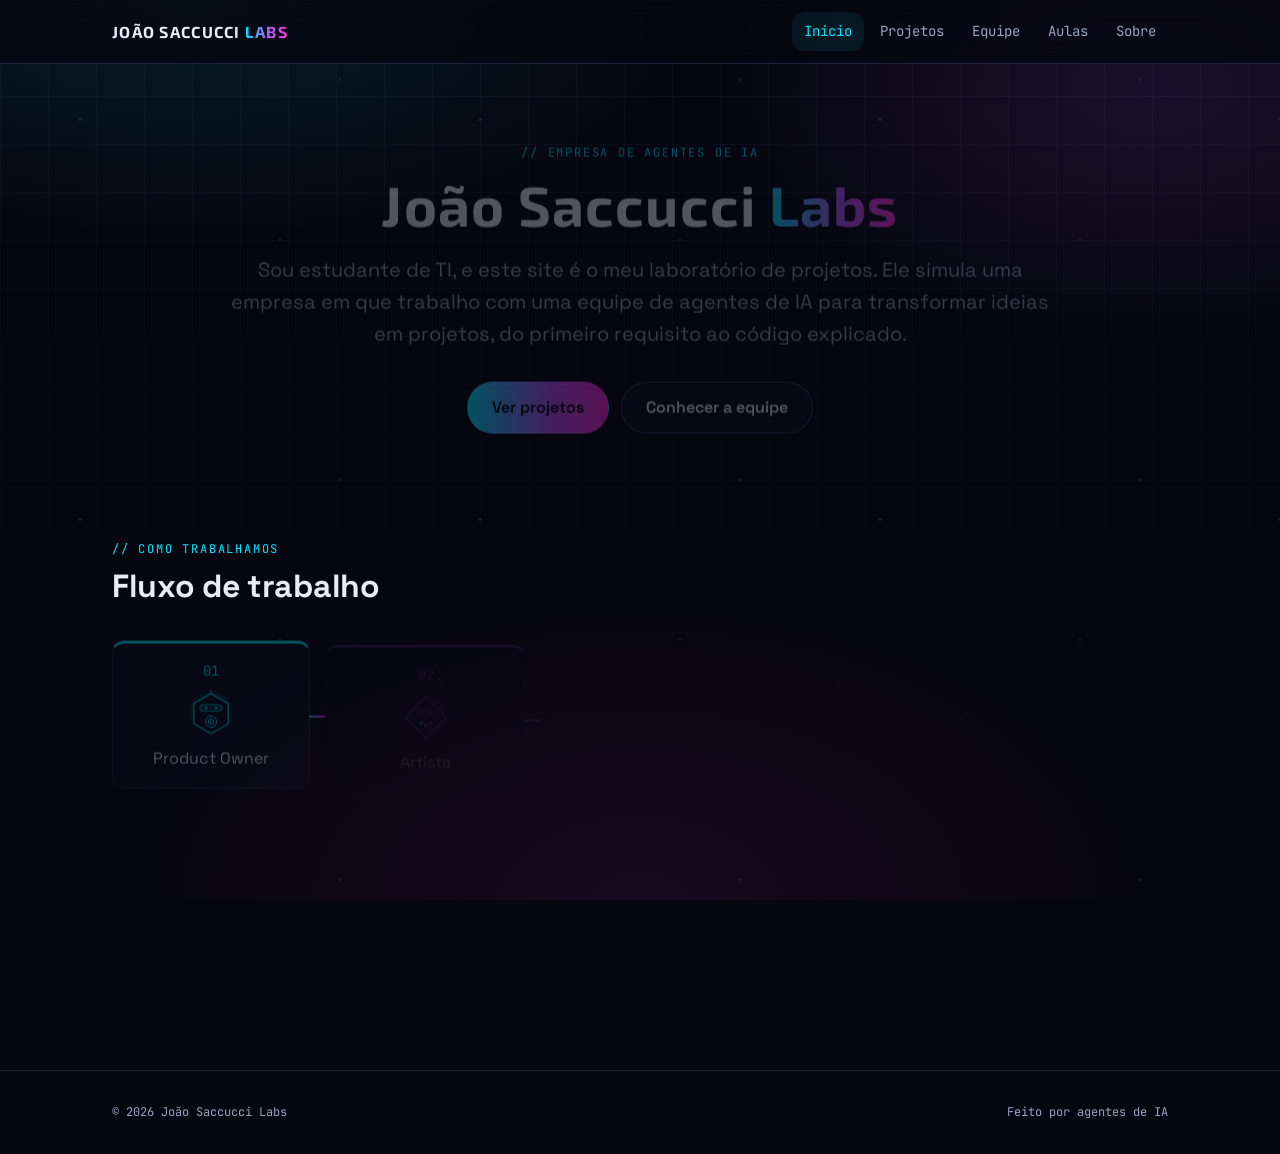
<file: index.html>
<!DOCTYPE html>
<html lang="pt-BR">
<head>
  <meta charset="UTF-8">
  <meta name="viewport" content="width=device-width, initial-scale=1.0">
  <title>João Saccucci Labs</title>
  <!--
    Página "atalho" na raiz do repositório.
    O GitHub Pages publica o repositório inteiro em joaosaccucci.github.io/empresa-ia/,
    mas o site fica em trabalhos/joao-saccucci-labs/. Esta página leva até lá
    sozinha (meta refresh), para o link público ficar curto.
  -->
  <meta http-equiv="refresh" content="0; url=trabalhos/joao-saccucci-labs/">
  <link rel="canonical" href="trabalhos/joao-saccucci-labs/">
  <style>
    body { margin: 0; min-height: 100vh; display: grid; place-items: center;
           background: #05060F; color: #E8ECF8; font-family: system-ui, sans-serif; }
    a { color: #00E5FF; }
  </style>
</head>
<body>
  <!-- Aparece só se o navegador não fizer o redirecionamento sozinho -->
  <p>Abrindo o site… <a href="trabalhos/joao-saccucci-labs/">clique aqui se não abrir</a>.</p>
</body>
</html>
</file>
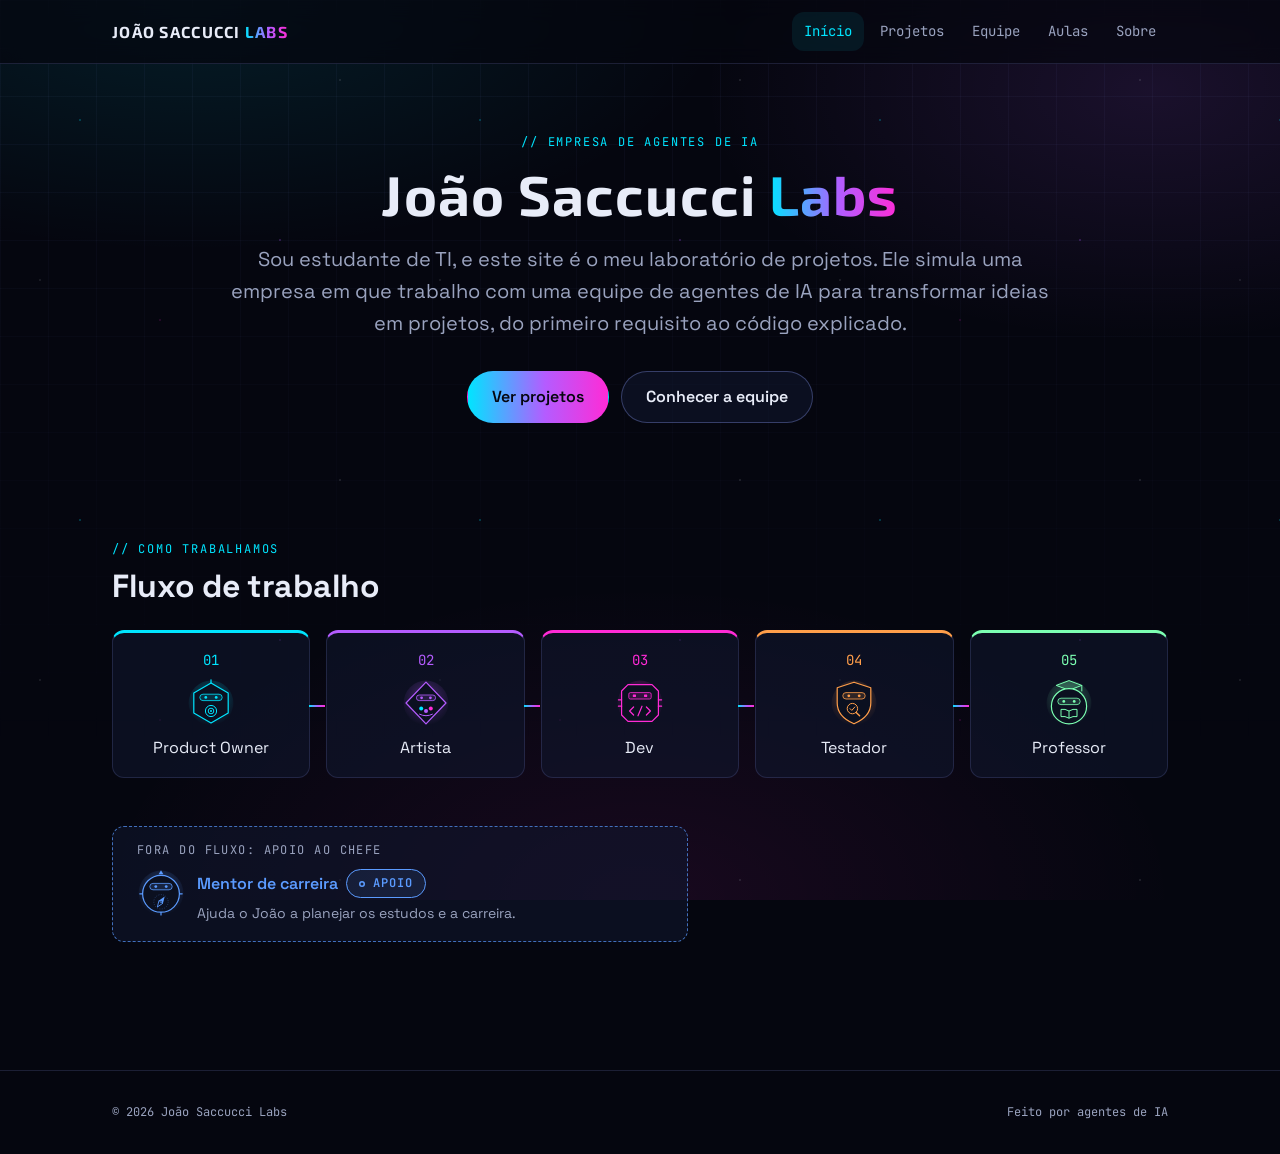
<file: trabalhos/joao-saccucci-labs/index.html>
<!DOCTYPE html>
<html lang="pt-BR">
<head>
  <meta charset="UTF-8">
  <meta name="viewport" content="width=device-width, initial-scale=1.0">
  <title>João Saccucci Labs</title>
  <meta name="description" content="João Saccucci Labs: uma empresa de agentes de IA chefiada pelo João.">

  <!-- Fontes (Google Fonts), conforme docs/design.md -->
  <link rel="preconnect" href="https://fonts.googleapis.com">
  <link rel="preconnect" href="https://fonts.gstatic.com" crossorigin>
  <link href="https://fonts.googleapis.com/css2?family=JetBrains+Mono:wght@400;600&family=Exo+2:wght@600;700;800&family=Space+Grotesk:wght@400;500;600;700&display=swap" rel="stylesheet">

  <link rel="stylesheet" href="css/style.css">
</head>
<body>
  <!-- Cabeçalho igual em todas as páginas.
       aria-current="page" marca a página atual (o CSS pinta de ciano). -->
  <header class="site-header">
    <div class="container">
      <a class="logo" href="index.html">JOÃO SACCUCCI <span>LABS</span></a>

      <!-- Botão do menu no celular. O comum.js alterna aria-expanded. -->
      <button class="nav-toggle" type="button" aria-expanded="false" aria-controls="menu-principal">
        <span class="nav-toggle-icone"></span>
        <span class="sr-only">Abrir menu</span>
      </button>

      <nav class="nav" id="menu-principal" aria-label="Menu principal">
        <ul class="nav-lista">
          <li><a class="nav-link" href="index.html" aria-current="page">Início</a></li>
          <li><a class="nav-link" href="lista-projetos.html">Projetos</a></li>
          <li><a class="nav-link" href="equipe.html">Equipe</a></li>
          <li><a class="nav-link" href="aulas.html">Aulas</a></li>
          <li><a class="nav-link" href="sobre.html">Sobre</a></li>
        </ul>
      </nav>
    </div>
  </header>

  <main>
    <!-- Apresentação da empresa -->
    <section class="hero container surgir">
      <span class="rotulo">// Empresa de agentes de IA</span>
      <h1>João Saccucci <span class="texto-gradiente">Labs</span></h1>
      <p class="hero-texto">
        Sou estudante de TI, e este site é o meu laboratório de projetos.
        Ele simula uma empresa em que trabalho com uma equipe de agentes de IA
        para transformar ideias em projetos, do primeiro requisito ao código explicado.
      </p>
      <div class="hero-acoes">
        <a class="btn btn-primario" href="lista-projetos.html">Ver projetos</a>
        <a class="btn btn-secundario" href="equipe.html">Conhecer a equipe</a>
      </div>
    </section>

    <!-- Fluxo de trabalho: PO -> artista -> dev -> testador -> professor.
         A ordem é fixa, por isso fica direto no HTML.
         As cores são as mesmas de data/agentes.json. -->
    <section class="secao container" aria-labelledby="titulo-fluxo">
      <span class="rotulo">// Como trabalhamos</span>
      <h2 id="titulo-fluxo">Fluxo de trabalho</h2>
      <ol class="fluxo">
        <li class="fluxo-etapa surgir" style="--agente-cor: #00E5FF; --atraso: 0ms">
          <img src="img/agentes/product-owner.svg" alt="Avatar do Product Owner">
          <span>Product Owner</span>
        </li>
        <li class="fluxo-etapa surgir" style="--agente-cor: #B45CFF; --atraso: 100ms">
          <img src="img/agentes/artista.svg" alt="Avatar do Artista">
          <span>Artista</span>
        </li>
        <li class="fluxo-etapa surgir" style="--agente-cor: #FF2BD6; --atraso: 200ms">
          <img src="img/agentes/dev.svg" alt="Avatar do Dev">
          <span>Dev</span>
        </li>
        <li class="fluxo-etapa surgir" style="--agente-cor: #FF9E4A; --atraso: 300ms">
          <img src="img/agentes/testador.svg" alt="Avatar do Testador">
          <span>Testador</span>
        </li>
        <li class="fluxo-etapa surgir" style="--agente-cor: #7CFFB2; --atraso: 400ms">
          <img src="img/agentes/professor.svg" alt="Avatar do Professor">
          <span>Professor</span>
        </li>
      </ol>

      <!-- Agente de apoio: fica FORA do <ol>, para o leitor de tela
           não contar o mentor como a "etapa 6" do fluxo.
           Não tem seta nem linha ligando ao fluxo: só o espaço vazio separa. -->
      <div class="fluxo-apoio surgir" style="--agente-cor: #5B9BFF; --atraso: 500ms">
        <h3 class="fluxo-apoio-titulo">Fora do fluxo: apoio ao chefe</h3>
        <div class="fluxo-apoio-corpo">
          <img src="img/agentes/mentor-carreira.svg" alt="Avatar do Mentor de carreira" width="48" height="48">
          <div>
            <p class="fluxo-apoio-nome">
              <span>Mentor de carreira</span>
              <span class="badge badge--apoio">Apoio</span>
            </p>
            <p class="fluxo-apoio-papel">Ajuda o João a planejar os estudos e a carreira.</p>
          </div>
        </div>
      </div>
    </section>
  </main>

  <footer class="site-footer">
    <div class="container">
      <span>&copy; 2026 João Saccucci Labs</span>
      <span>Feito por agentes de IA</span>
    </div>
  </footer>

  <!-- Esta página não lê JSON, só precisa do menu -->
  <script src="js/comum.js"></script>
</body>
</html>
</file>
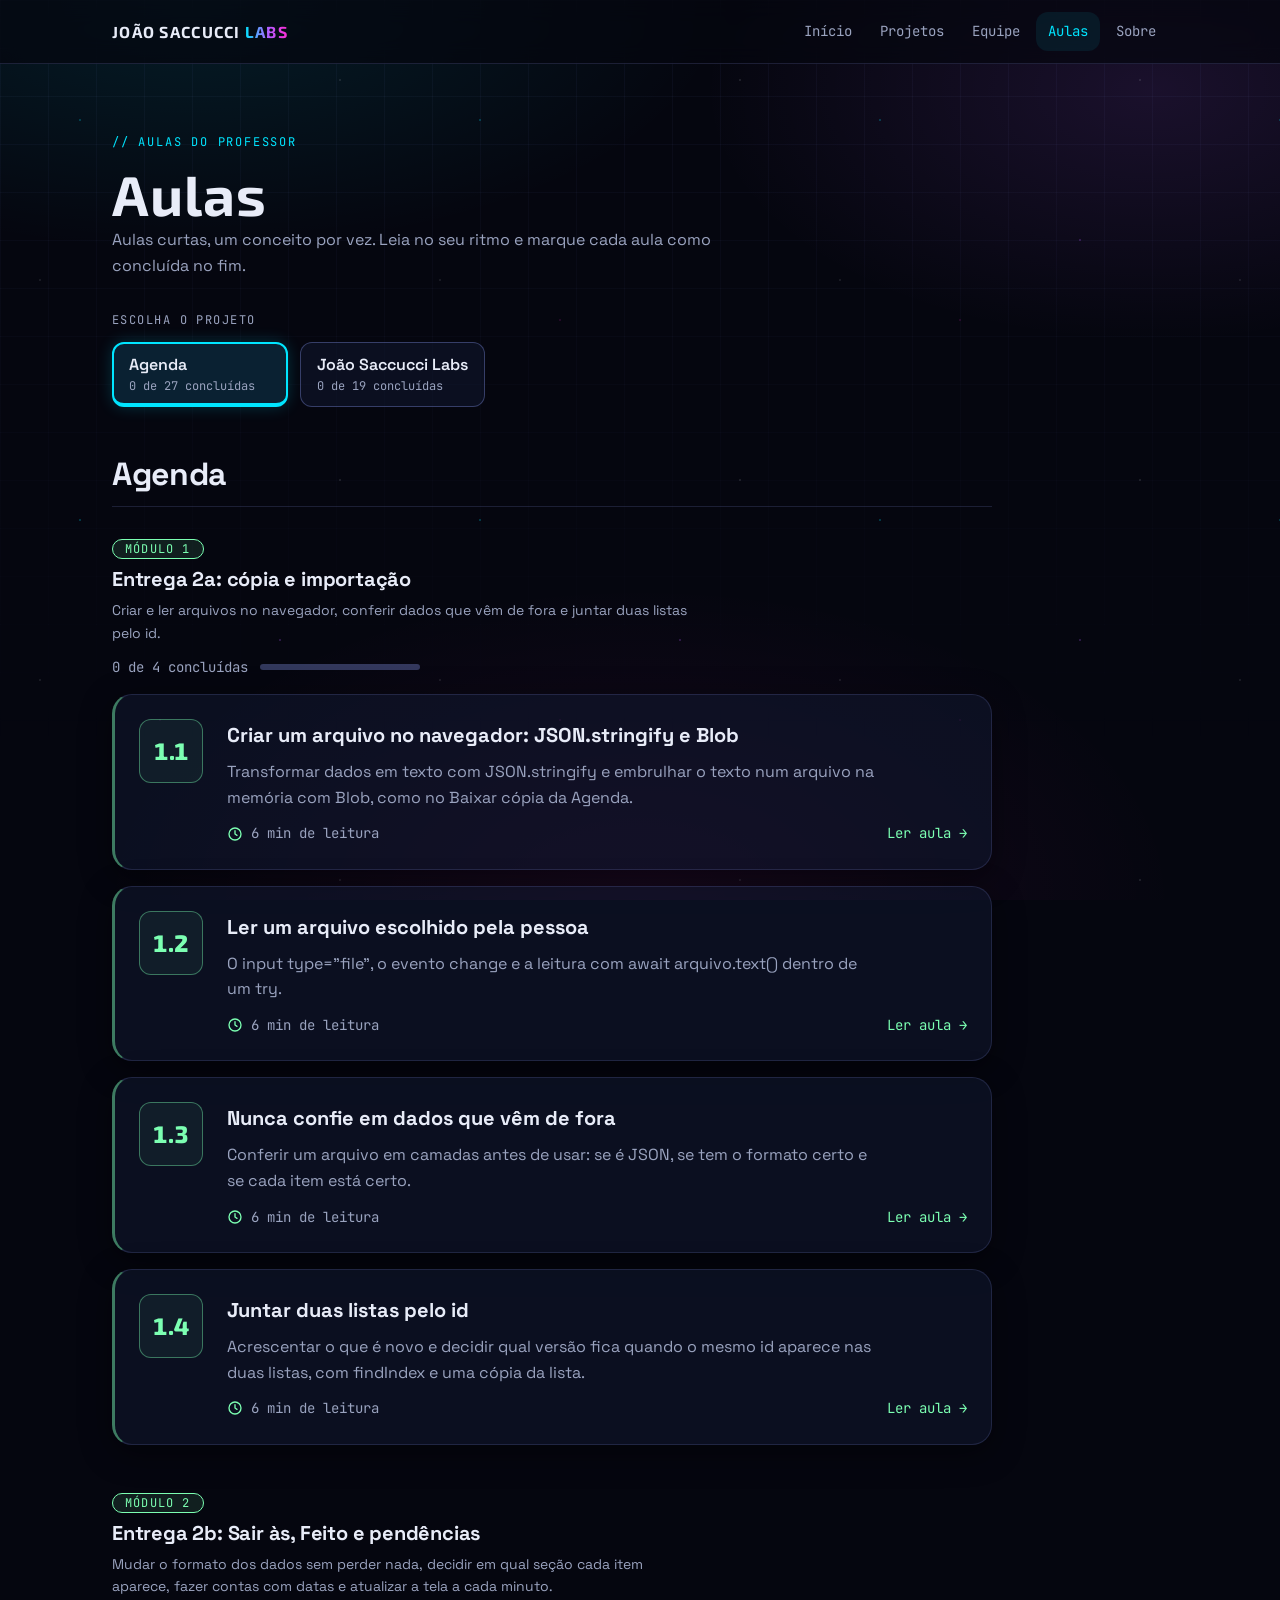
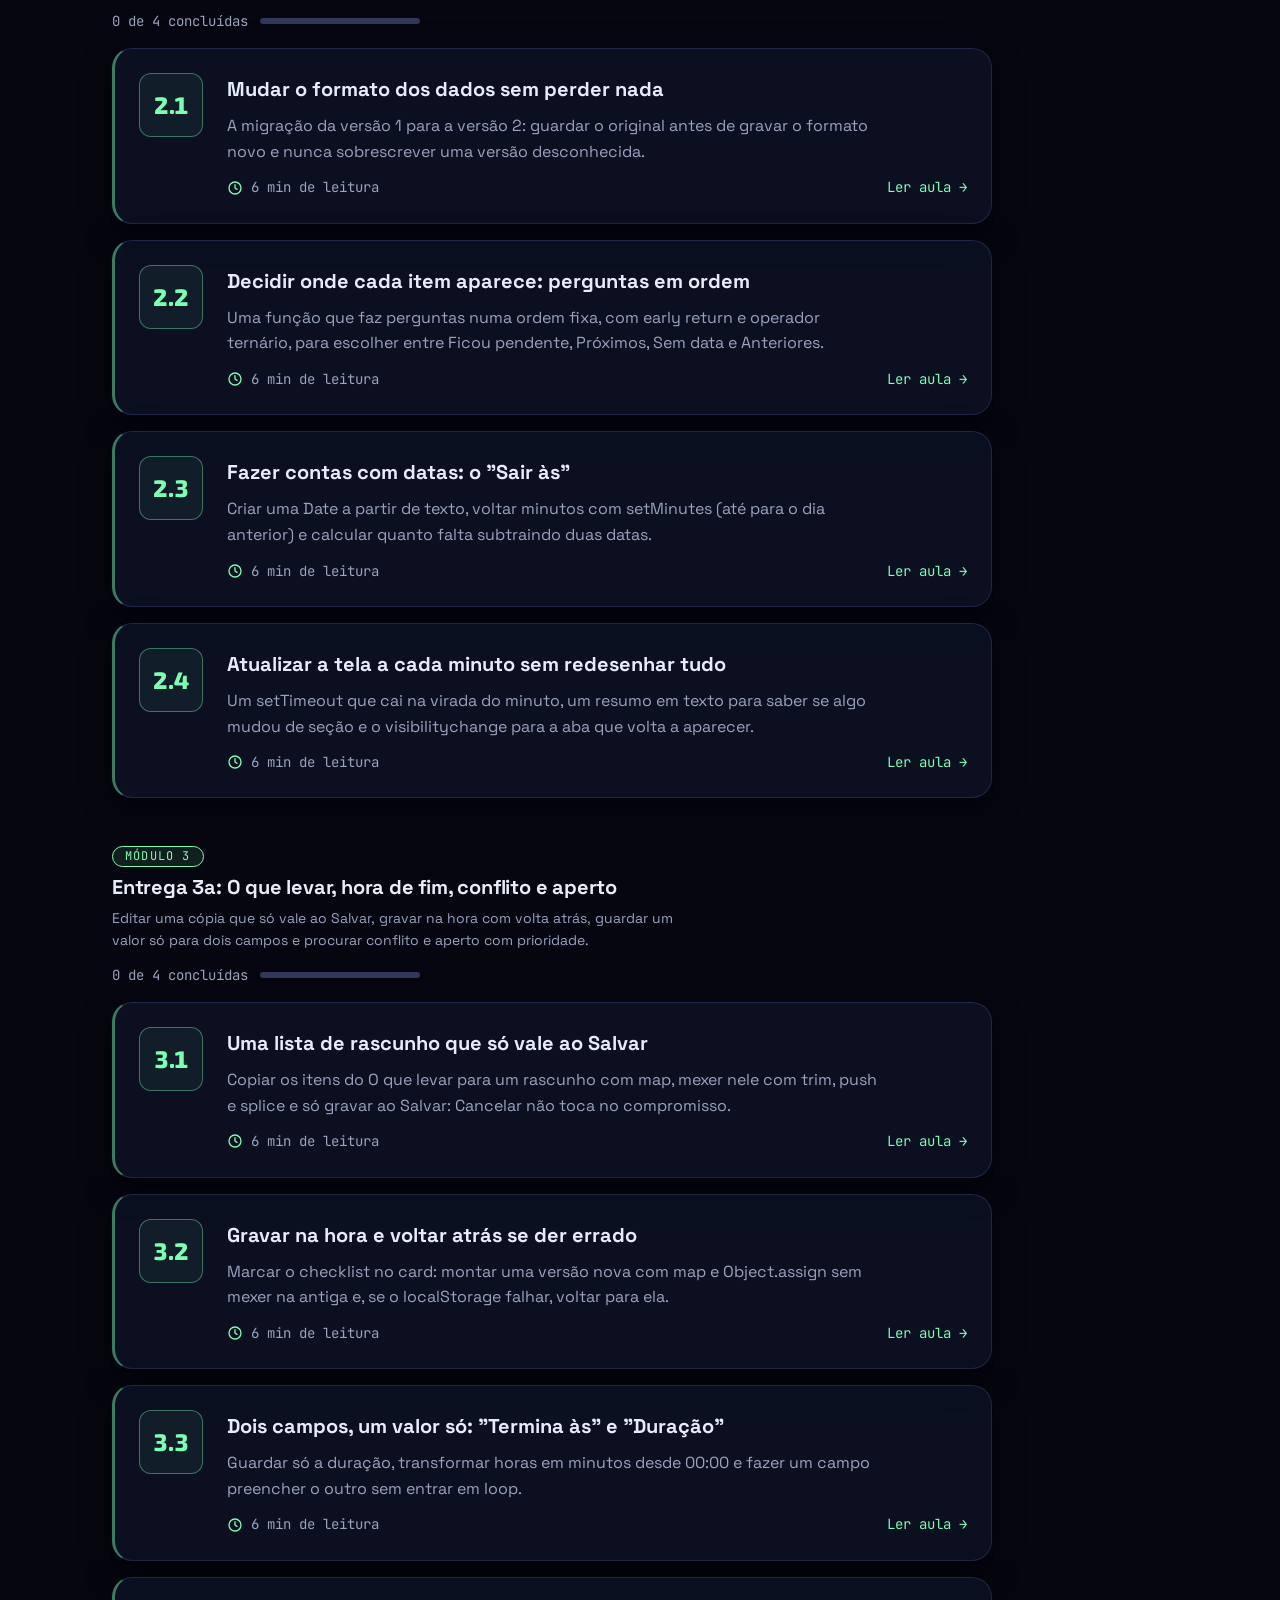
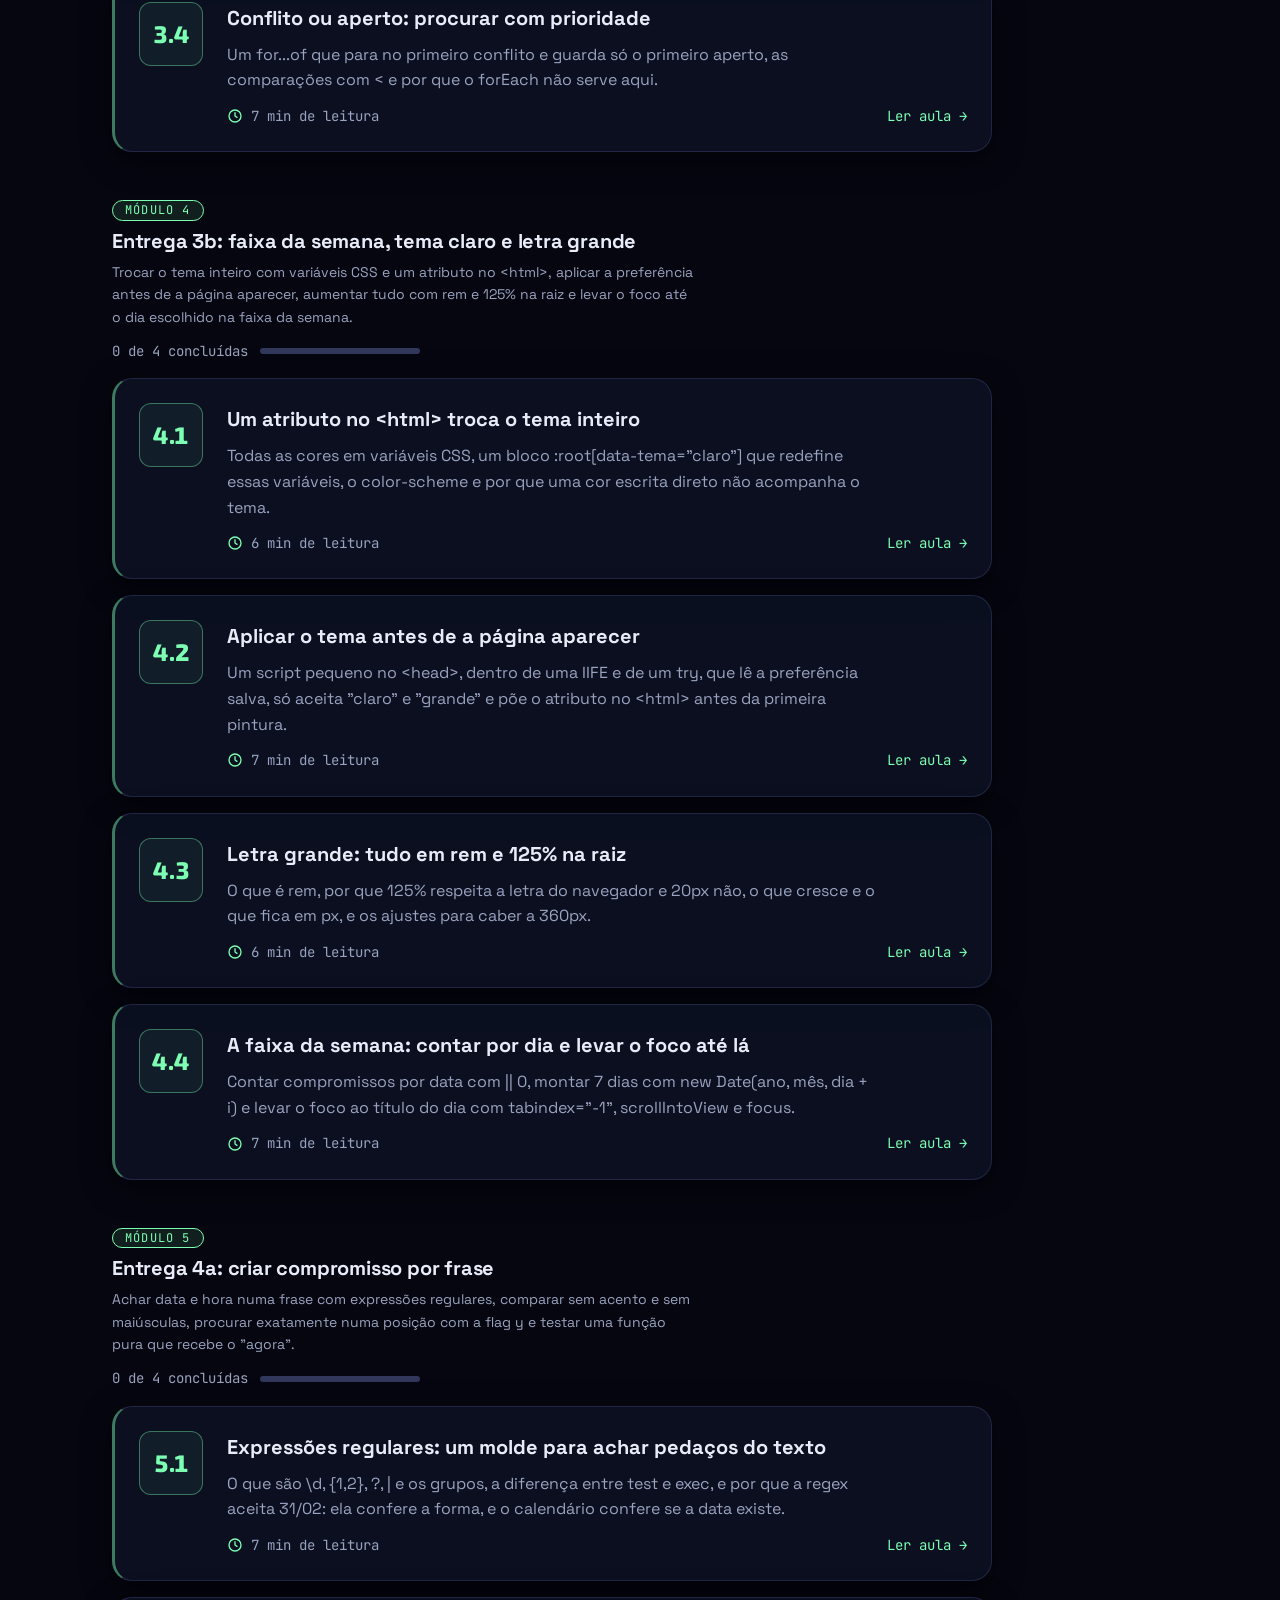
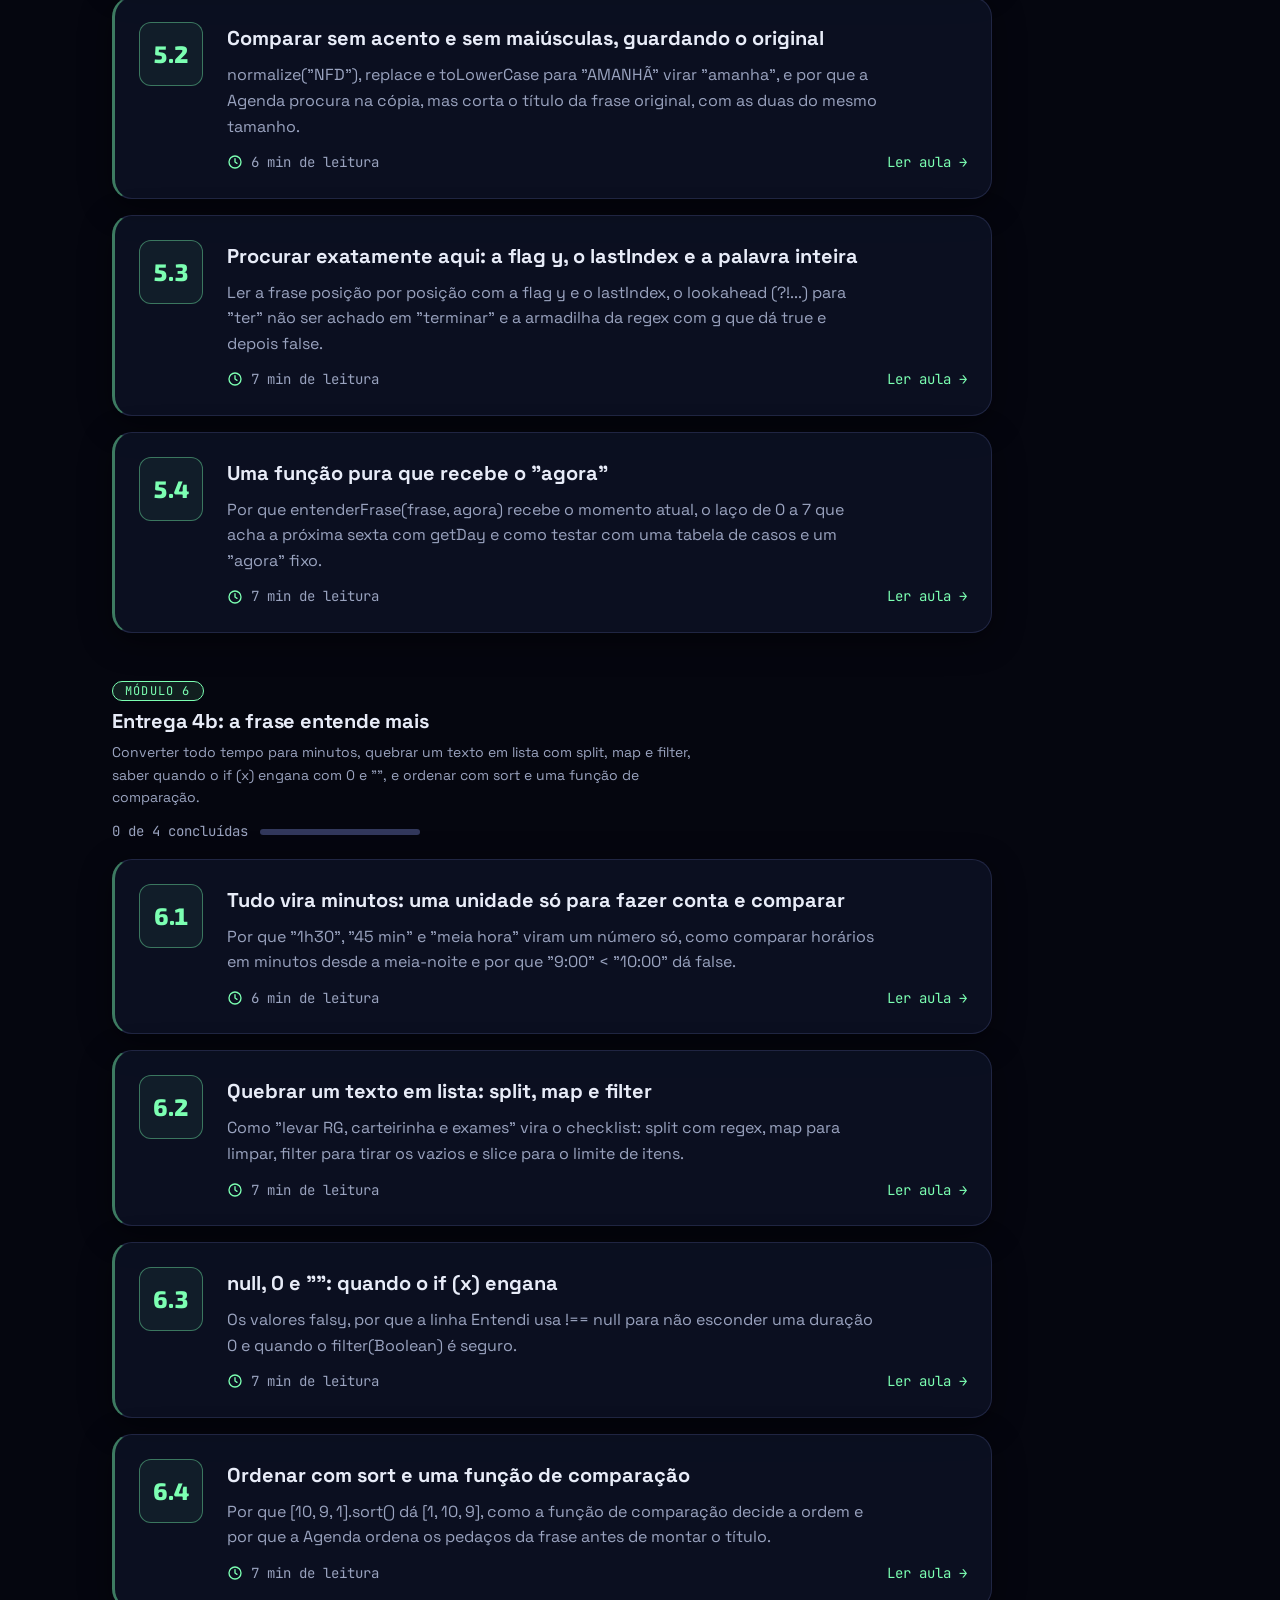
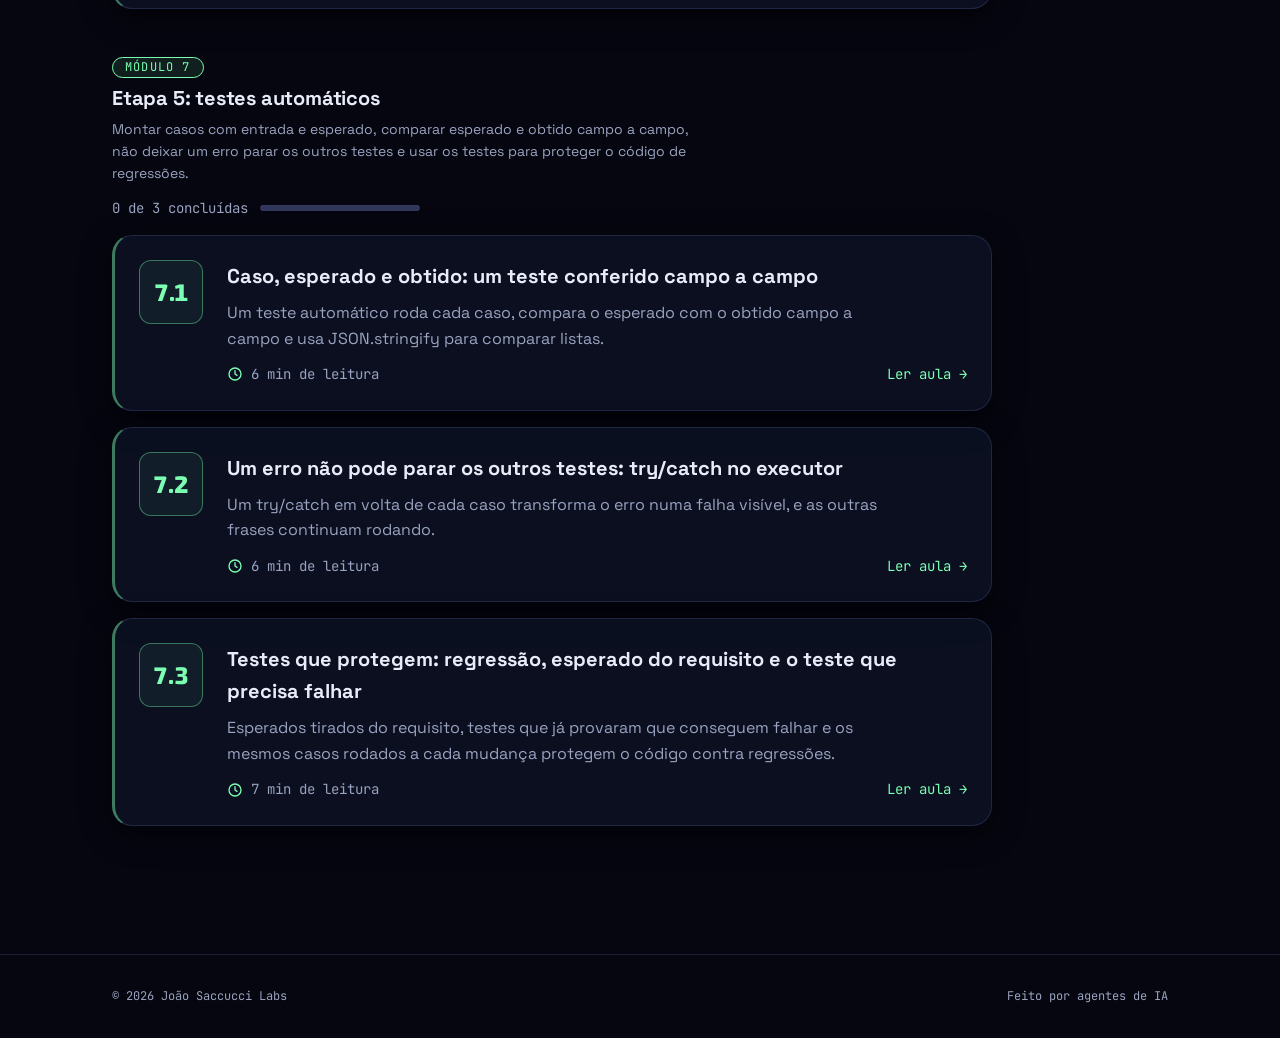
<file: trabalhos/joao-saccucci-labs/aulas.html>
<!DOCTYPE html>
<html lang="pt-BR">
<head>
  <meta charset="UTF-8">
  <meta name="viewport" content="width=device-width, initial-scale=1.0">
  <title>Aulas | João Saccucci Labs</title>
  <meta name="description" content="Aulas do professor da João Saccucci Labs: leia no seu ritmo e acompanhe o que já concluiu.">

  <!-- Fontes (Google Fonts), conforme docs/design.md -->
  <link rel="preconnect" href="https://fonts.googleapis.com">
  <link rel="preconnect" href="https://fonts.gstatic.com" crossorigin>
  <link href="https://fonts.googleapis.com/css2?family=JetBrains+Mono:wght@400;600&family=Exo+2:wght@600;700;800&family=Space+Grotesk:wght@400;500;600;700&display=swap" rel="stylesheet">

  <link rel="stylesheet" href="css/style.css">
</head>
<body>
  <header class="site-header">
    <div class="container">
      <a class="logo" href="index.html">JOÃO SACCUCCI <span>LABS</span></a>

      <button class="nav-toggle" type="button" aria-expanded="false" aria-controls="menu-principal">
        <span class="nav-toggle-icone"></span>
        <span class="sr-only">Abrir menu</span>
      </button>

      <nav class="nav" id="menu-principal" aria-label="Menu principal">
        <ul class="nav-lista">
          <li><a class="nav-link" href="index.html">Início</a></li>
          <li><a class="nav-link" href="lista-projetos.html">Projetos</a></li>
          <li><a class="nav-link" href="equipe.html">Equipe</a></li>
          <li><a class="nav-link" href="aulas.html" aria-current="page">Aulas</a></li>
          <li><a class="nav-link" href="sobre.html">Sobre</a></li>
        </ul>
      </nav>
    </div>
  </header>

  <main class="secao container">
    <div class="pagina-titulo">
      <p class="rotulo">// Aulas do professor</p>
      <h1>Aulas</h1>
      <p class="texto-suave">Aulas curtas, um conceito por vez. Leia no seu ritmo e marque cada aula como concluída no fim.</p>
    </div>

    <!-- Etapa 7: um botão por projeto (criados pelo js/aulas.js).
         Começa escondido (hidden) e aparece quando data/aulas.json carrega.
         Fica FORA do #area-aulas, e o #area-aulas não tem aria-live:
         assim a troca de projeto não faz o leitor de tela ler a lista inteira. -->
    <div class="aulas-escolha" id="escolha-projeto" role="group" aria-labelledby="escolha-projeto-rotulo" hidden>
      <p class="aulas-escolha-rotulo" id="escolha-projeto-rotulo">Escolha o projeto</p>
      <div class="aulas-escolha-lista" id="escolha-projeto-lista"></div>
    </div>

    <!-- A lista do projeto escolhido (projeto > módulo > aula) é criada pelo
         js/aulas.js a partir de data/aulas.json. Endereços aceitos:
         aulas.html#<id do projeto>, aulas.html#<id do módulo> (rola até ele)
         e aulas.html#outras-aulas. A mensagem de erro tem role="alert". -->
    <div id="area-aulas">
      <p class="mensagem">Carregando aulas...</p>
    </div>
  </main>

  <footer class="site-footer">
    <div class="container">
      <span>&copy; 2026 João Saccucci Labs</span>
      <span>Feito por agentes de IA</span>
    </div>
  </footer>

  <!-- comum.js primeiro (menu, carregarJSON, escapar, lerAulasConcluidas), depois o da página -->
  <script src="js/comum.js"></script>
  <script src="js/aulas.js"></script>
</body>
</html>
</file>
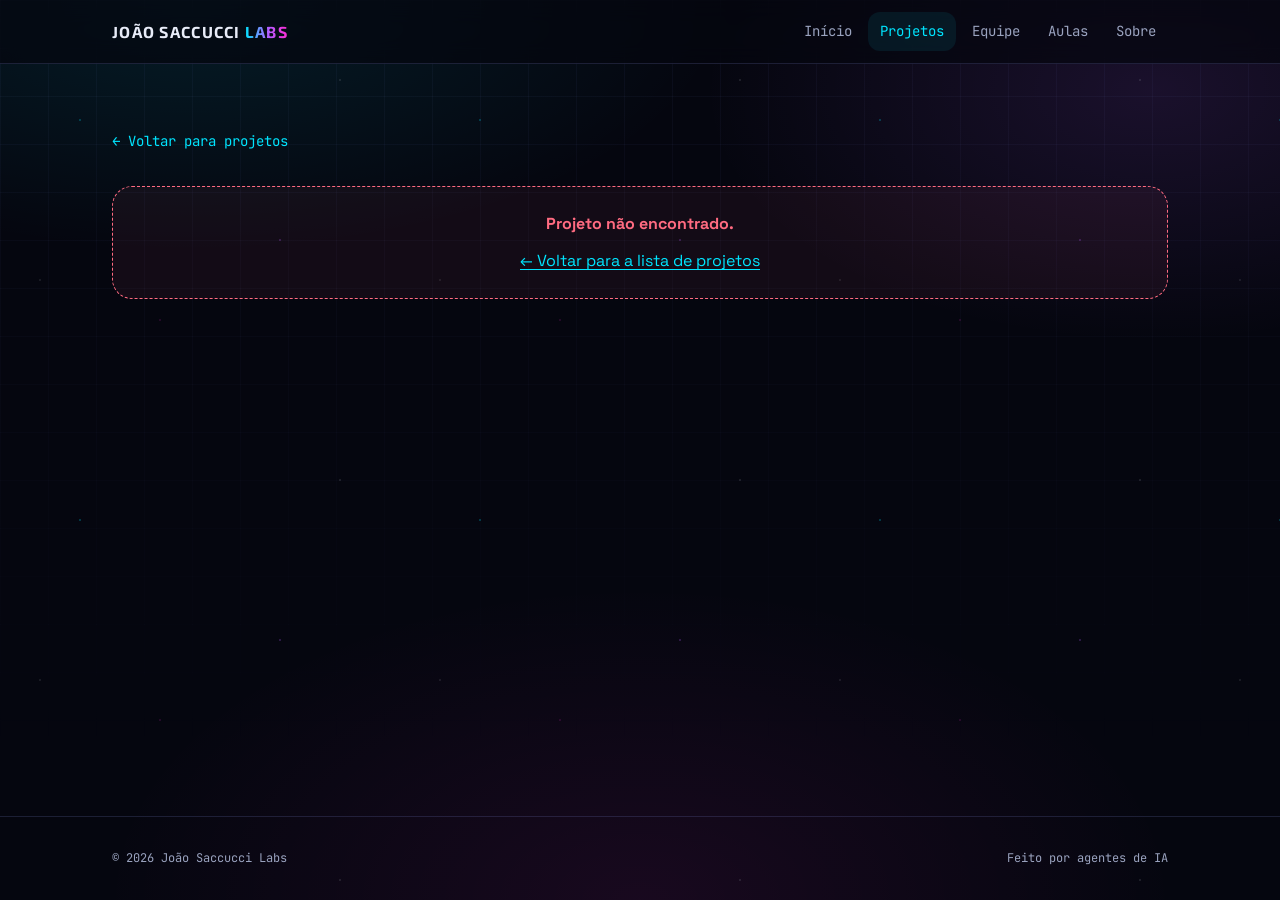
<file: trabalhos/joao-saccucci-labs/detalhe-projeto.html>
<!DOCTYPE html>
<html lang="pt-BR">
<head>
  <meta charset="UTF-8">
  <meta name="viewport" content="width=device-width, initial-scale=1.0">
  <!-- O título é trocado pelo nome do projeto no detalhe-projeto.js -->
  <title>Projeto | João Saccucci Labs</title>
  <meta name="description" content="Detalhe de um projeto da João Saccucci Labs.">

  <!-- Fontes (Google Fonts), conforme docs/design.md -->
  <link rel="preconnect" href="https://fonts.googleapis.com">
  <link rel="preconnect" href="https://fonts.gstatic.com" crossorigin>
  <link href="https://fonts.googleapis.com/css2?family=JetBrains+Mono:wght@400;600&family=Exo+2:wght@600;700;800&family=Space+Grotesk:wght@400;500;600;700&display=swap" rel="stylesheet">

  <link rel="stylesheet" href="css/style.css">
</head>
<body>
  <header class="site-header">
    <div class="container">
      <a class="logo" href="index.html">JOÃO SACCUCCI <span>LABS</span></a>

      <button class="nav-toggle" type="button" aria-expanded="false" aria-controls="menu-principal">
        <span class="nav-toggle-icone"></span>
        <span class="sr-only">Abrir menu</span>
      </button>

      <!-- O detalhe faz parte da seção Projetos, por isso ela fica marcada -->
      <nav class="nav" id="menu-principal" aria-label="Menu principal">
        <ul class="nav-lista">
          <li><a class="nav-link" href="index.html">Início</a></li>
          <li><a class="nav-link" href="lista-projetos.html" aria-current="page">Projetos</a></li>
          <li><a class="nav-link" href="equipe.html">Equipe</a></li>
          <li><a class="nav-link" href="aulas.html">Aulas</a></li>
          <li><a class="nav-link" href="sobre.html">Sobre</a></li>
        </ul>
      </nav>
    </div>
  </header>

  <main class="secao container">
    <p class="pagina-titulo"><a class="voltar" href="lista-projetos.html">&larr; Voltar para projetos</a></p>

    <!-- O conteúdo é criado pelo js/detalhe-projeto.js conforme o ?id= da URL -->
    <div id="detalhe-projeto" aria-live="polite">
      <p class="mensagem">Carregando projeto...</p>
    </div>
  </main>

  <footer class="site-footer">
    <div class="container">
      <span>&copy; 2026 João Saccucci Labs</span>
      <span>Feito por agentes de IA</span>
    </div>
  </footer>

  <script src="js/comum.js"></script>
  <!-- timeline.js antes do detalhe-projeto.js, porque o detalhe-projeto.js usa a função dele -->
  <script src="js/timeline.js"></script>
  <script src="js/detalhe-projeto.js"></script>
</body>
</html>
</file>
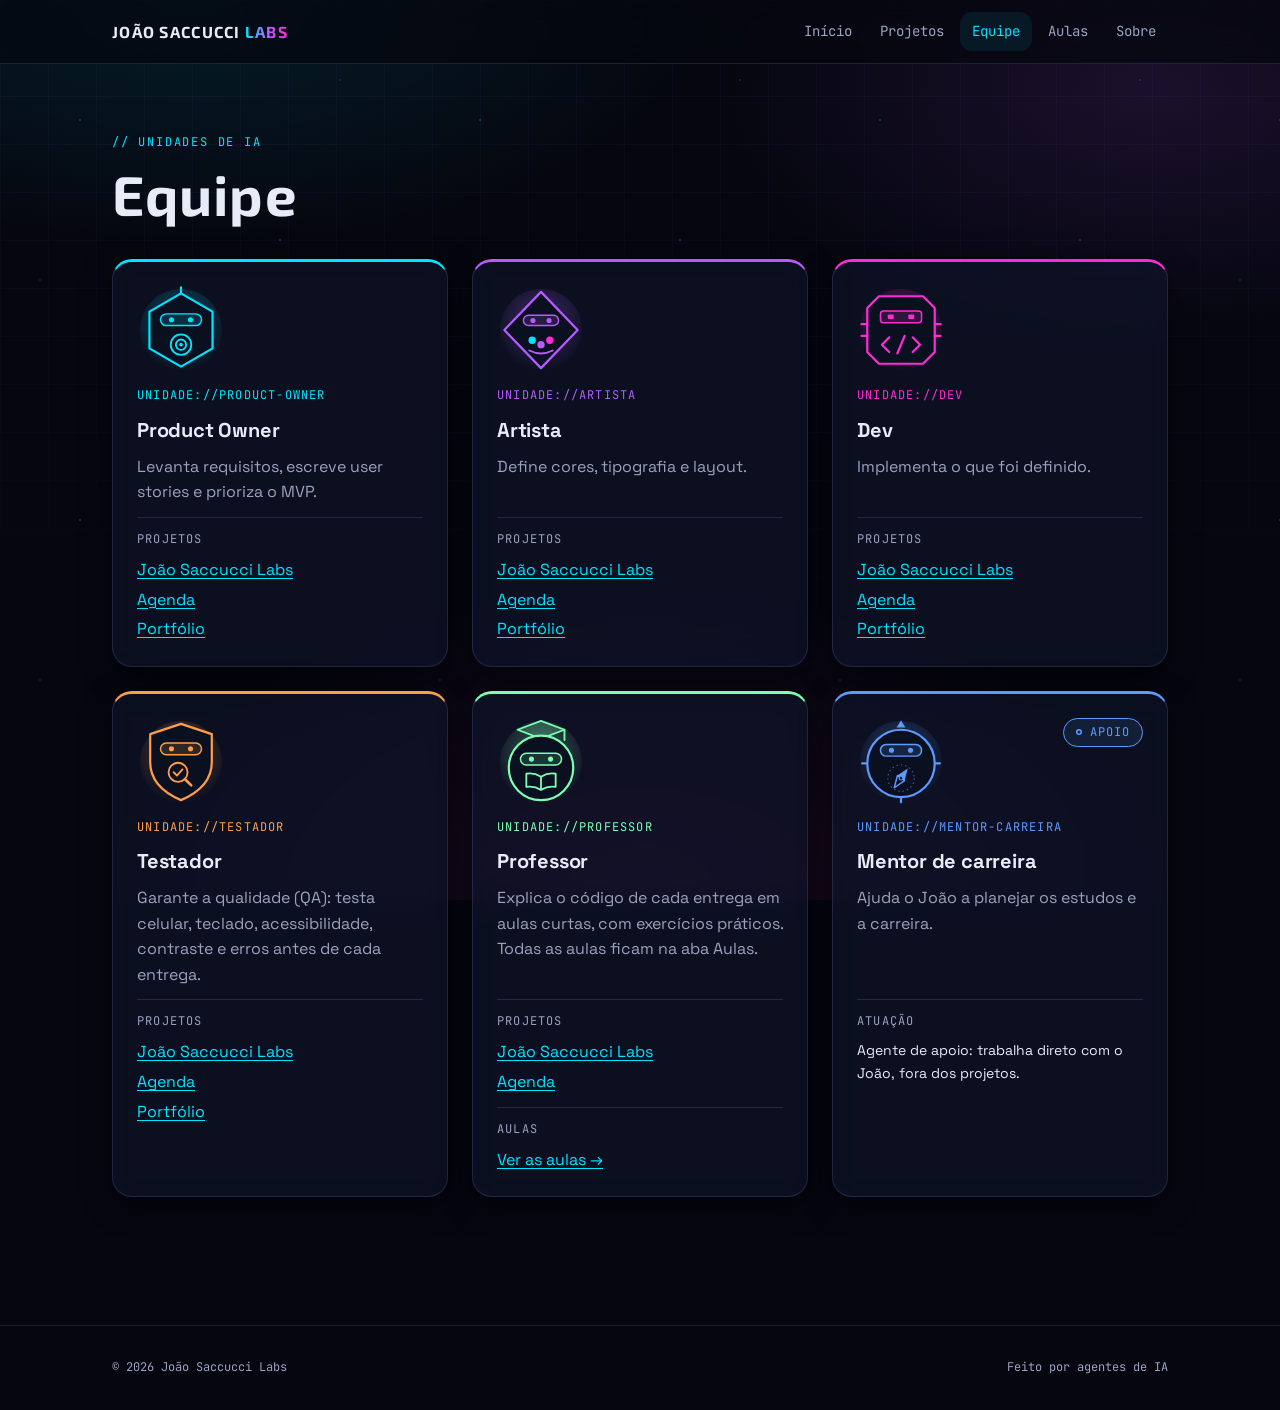
<file: trabalhos/joao-saccucci-labs/equipe.html>
<!DOCTYPE html>
<html lang="pt-BR">
<head>
  <meta charset="UTF-8">
  <meta name="viewport" content="width=device-width, initial-scale=1.0">
  <title>Equipe | João Saccucci Labs</title>
  <meta name="description" content="Os agentes de IA da João Saccucci Labs.">

  <!-- Fontes (Google Fonts), conforme docs/design.md -->
  <link rel="preconnect" href="https://fonts.googleapis.com">
  <link rel="preconnect" href="https://fonts.gstatic.com" crossorigin>
  <link href="https://fonts.googleapis.com/css2?family=JetBrains+Mono:wght@400;600&family=Exo+2:wght@600;700;800&family=Space+Grotesk:wght@400;500;600;700&display=swap" rel="stylesheet">

  <link rel="stylesheet" href="css/style.css">
</head>
<body>
  <header class="site-header">
    <div class="container">
      <a class="logo" href="index.html">JOÃO SACCUCCI <span>LABS</span></a>

      <button class="nav-toggle" type="button" aria-expanded="false" aria-controls="menu-principal">
        <span class="nav-toggle-icone"></span>
        <span class="sr-only">Abrir menu</span>
      </button>

      <nav class="nav" id="menu-principal" aria-label="Menu principal">
        <ul class="nav-lista">
          <li><a class="nav-link" href="index.html">Início</a></li>
          <li><a class="nav-link" href="lista-projetos.html">Projetos</a></li>
          <li><a class="nav-link" href="equipe.html" aria-current="page">Equipe</a></li>
          <li><a class="nav-link" href="aulas.html">Aulas</a></li>
          <li><a class="nav-link" href="sobre.html">Sobre</a></li>
        </ul>
      </nav>
    </div>
  </header>

  <main class="secao container">
    <div class="pagina-titulo">
      <span class="rotulo">// Unidades de IA</span>
      <h1>Equipe</h1>
    </div>

    <!-- Título só para leitores de tela (.sr-only): os títulos não podem
         pular nível (h1 → h3). Este h2 liga o h1 "Equipe" aos nomes dos
         agentes (h3) sem mudar nada no visual. -->
    <h2 class="sr-only">Agentes</h2>

    <!-- Os perfis são criados pelo js/equipe.js a partir de data/agentes.json -->
    <div id="lista-equipe" aria-live="polite">
      <p class="mensagem">Carregando equipe...</p>
    </div>
  </main>

  <footer class="site-footer">
    <div class="container">
      <span>&copy; 2026 João Saccucci Labs</span>
      <span>Feito por agentes de IA</span>
    </div>
  </footer>

  <script src="js/comum.js"></script>
  <script src="js/equipe.js"></script>
</body>
</html>
</file>
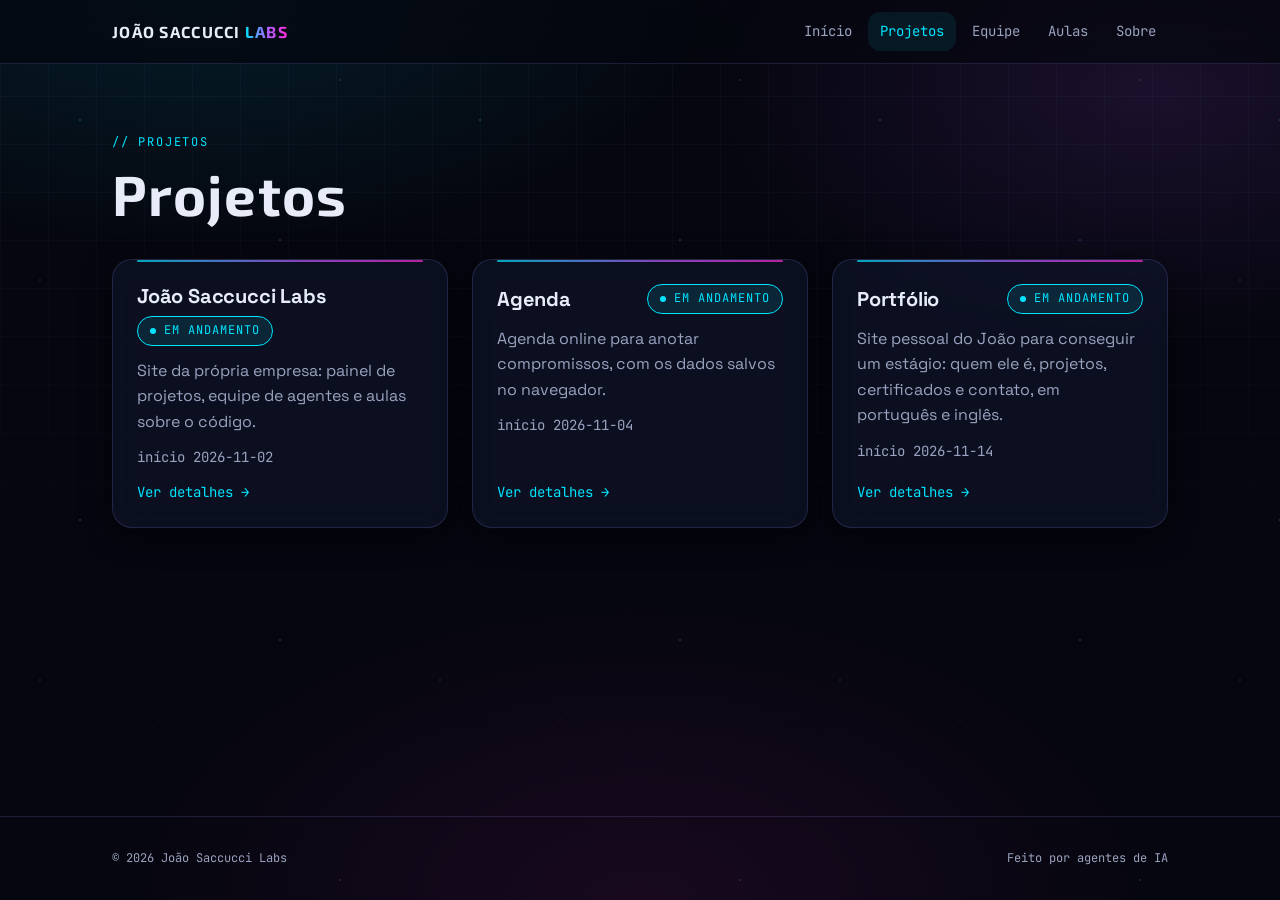
<file: trabalhos/joao-saccucci-labs/lista-projetos.html>
<!DOCTYPE html>
<html lang="pt-BR">
<head>
  <meta charset="UTF-8">
  <meta name="viewport" content="width=device-width, initial-scale=1.0">
  <title>Projetos | João Saccucci Labs</title>
  <meta name="description" content="Projetos da João Saccucci Labs.">

  <!-- Fontes (Google Fonts), conforme docs/design.md -->
  <link rel="preconnect" href="https://fonts.googleapis.com">
  <link rel="preconnect" href="https://fonts.gstatic.com" crossorigin>
  <link href="https://fonts.googleapis.com/css2?family=JetBrains+Mono:wght@400;600&family=Exo+2:wght@600;700;800&family=Space+Grotesk:wght@400;500;600;700&display=swap" rel="stylesheet">

  <link rel="stylesheet" href="css/style.css">
</head>
<body>
  <header class="site-header">
    <div class="container">
      <a class="logo" href="index.html">JOÃO SACCUCCI <span>LABS</span></a>

      <button class="nav-toggle" type="button" aria-expanded="false" aria-controls="menu-principal">
        <span class="nav-toggle-icone"></span>
        <span class="sr-only">Abrir menu</span>
      </button>

      <nav class="nav" id="menu-principal" aria-label="Menu principal">
        <ul class="nav-lista">
          <li><a class="nav-link" href="index.html">Início</a></li>
          <li><a class="nav-link" href="lista-projetos.html" aria-current="page">Projetos</a></li>
          <li><a class="nav-link" href="equipe.html">Equipe</a></li>
          <li><a class="nav-link" href="aulas.html">Aulas</a></li>
          <li><a class="nav-link" href="sobre.html">Sobre</a></li>
        </ul>
      </nav>
    </div>
  </header>

  <main class="secao container">
    <div class="pagina-titulo">
      <span class="rotulo">// Projetos</span>
      <h1>Projetos</h1>
    </div>

    <!-- Título só para leitores de tela (.sr-only): os títulos não podem
         pular nível (h1 → h3). Este h2 liga o h1 "Projetos" aos nomes dos
         projetos (h3) sem mudar nada no visual. -->
    <h2 class="sr-only">Lista de projetos</h2>

    <!-- Os cards são criados pelo js/lista-projetos.js a partir de data/projetos.json -->
    <div id="lista-projetos" aria-live="polite">
      <p class="mensagem">Carregando projetos...</p>
    </div>
  </main>

  <footer class="site-footer">
    <div class="container">
      <span>&copy; 2026 João Saccucci Labs</span>
      <span>Feito por agentes de IA</span>
    </div>
  </footer>

  <!-- comum.js primeiro (menu e funções compartilhadas), depois o da página -->
  <script src="js/comum.js"></script>
  <script src="js/lista-projetos.js"></script>
</body>
</html>
</file>
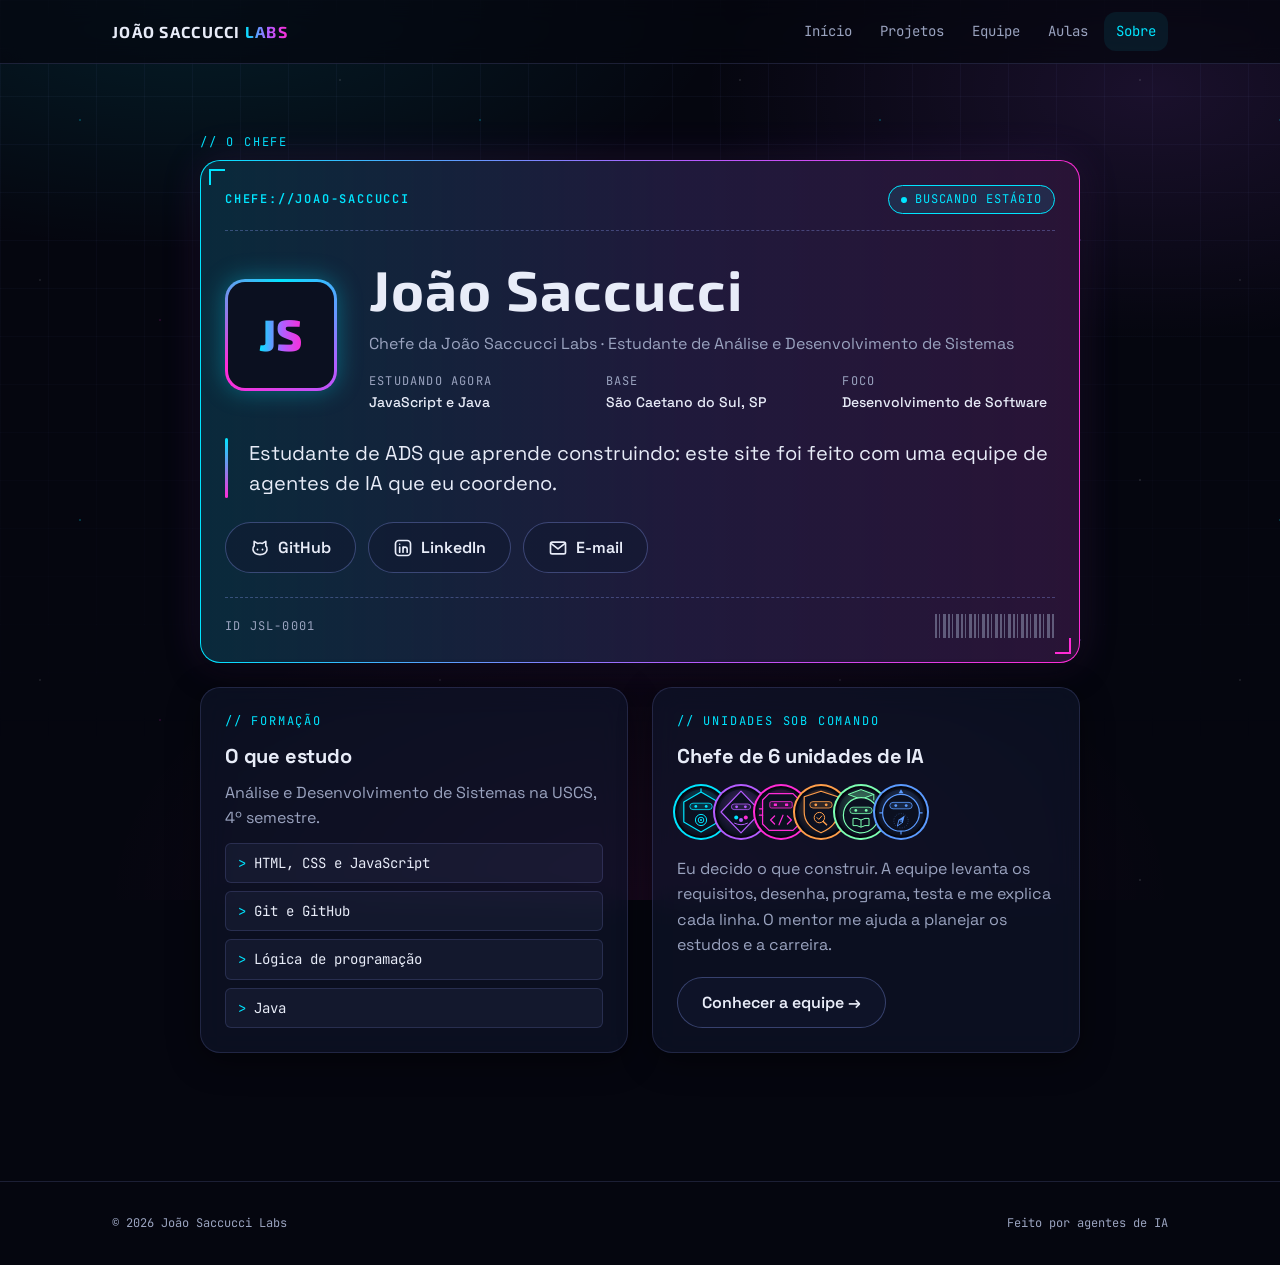
<file: trabalhos/joao-saccucci-labs/sobre.html>
<!DOCTYPE html>
<html lang="pt-BR">
<head>
  <meta charset="UTF-8">
  <meta name="viewport" content="width=device-width, initial-scale=1.0">
  <title>Sobre | João Saccucci Labs</title>
  <meta name="description" content="Quem é o João Saccucci, chefe da João Saccucci Labs, e como entrar em contato.">

  <!-- Fontes (Google Fonts), conforme docs/design.md -->
  <link rel="preconnect" href="https://fonts.googleapis.com">
  <link rel="preconnect" href="https://fonts.gstatic.com" crossorigin>
  <link href="https://fonts.googleapis.com/css2?family=JetBrains+Mono:wght@400;600&family=Exo+2:wght@600;700;800&family=Space+Grotesk:wght@400;500;600;700&display=swap" rel="stylesheet">

  <link rel="stylesheet" href="css/style.css">
</head>
<body>
  <header class="site-header">
    <div class="container">
      <a class="logo" href="index.html">JOÃO SACCUCCI <span>LABS</span></a>

      <button class="nav-toggle" type="button" aria-expanded="false" aria-controls="menu-principal">
        <span class="nav-toggle-icone"></span>
        <span class="sr-only">Abrir menu</span>
      </button>

      <nav class="nav" id="menu-principal" aria-label="Menu principal">
        <ul class="nav-lista">
          <li><a class="nav-link" href="index.html">Início</a></li>
          <li><a class="nav-link" href="lista-projetos.html">Projetos</a></li>
          <li><a class="nav-link" href="equipe.html">Equipe</a></li>
          <li><a class="nav-link" href="aulas.html">Aulas</a></li>
          <li><a class="nav-link" href="sobre.html" aria-current="page">Sobre</a></li>
        </ul>
      </nav>
    </div>
  </header>

  <!--
    Página estática: o conteúdo é fixo, então fica escrito direto
    no HTML (não precisa de JSON nem de JS, só o comum.js do menu).
    Dados do João preenchidos em 2026-11-03 (para mudar, edite aqui mesmo).
    Visual: css/style.css, seção 16. Estrutura: docs/design.md, 10.2.
  -->
  <main class="secao container">
    <div class="sobre">
      <p class="rotulo">// O chefe</p>

      <!-- Cartão de identidade do chefe (crachá do centro de comando) -->
      <article class="card id-cartao surgir" aria-labelledby="titulo-sobre">
        <div class="id-topo">
          <span class="id-rotulo">CHEFE://JOAO-SACCUCCI</span>
          <!-- Pode trocar o texto ou apagar esta linha -->
          <span class="badge badge--andamento">Buscando estágio</span>
        </div>

        <div class="id-corpo">
          <!-- Monograma no lugar da foto (decorativo, por isso aria-hidden) -->
          <div class="id-monograma" aria-hidden="true"><span>JS</span></div>
          <div class="id-info">
            <h1 id="titulo-sobre">João Saccucci</h1>
            <p class="id-cargo">Chefe da João Saccucci Labs · Estudante de Análise e Desenvolvimento de Sistemas</p>
            <!-- dl = lista de "termo" (dt) e "descrição" (dd), como uma ficha -->
            <dl class="id-dados">
              <div><dt>Estudando agora</dt><dd>JavaScript e Java</dd></div>
              <div><dt>Base</dt><dd>São Caetano do Sul, SP</dd></div>
              <div><dt>Foco</dt><dd>Desenvolvimento de Software</dd></div>
            </dl>
          </div>
        </div>

        <p class="id-frase">Estudante de ADS que aprende construindo: este site foi feito com uma equipe de agentes de IA que eu coordeno.</p>

        <!--
          Contatos (para trocar, edite os href abaixo):
          - GitHub:   github.com/JoaoSaccucci
          - LinkedIn: o "%C3%A3" no link é o "ã" de João codificado para URL
          - E-mail:   mailto: + endereço
          target="_blank" abre em nova aba; rel="noopener noreferrer" impede
          que a página nova tenha acesso a esta (boa prática de segurança).
          Os ícones <svg> foram copiados de img/icones/ e colados aqui
          ("inline") para usarem currentColor: assim mudam de cor junto
          com o texto no hover.
        -->
        <div class="contatos">
          <a class="btn btn-secundario contato" href="https://github.com/JoaoSaccucci" target="_blank" rel="noopener noreferrer">
            <svg class="icone" xmlns="http://www.w3.org/2000/svg" viewBox="0 0 24 24" width="20" height="20" fill="none" stroke="currentColor" stroke-width="2" stroke-linecap="round" stroke-linejoin="round" aria-hidden="true" focusable="false">
              <path d="M5 9.5V4l4 2.5a9 9 0 0 1 6 0L19 4v5.5c1.3 1.3 1.8 3 1.4 4.8C19.7 17.7 16.5 20 12 20s-7.7-2.3-8.4-5.7C3.2 12.5 3.7 10.8 5 9.5z"/>
              <path d="M9 13.5v.5M15 13.5v.5"/>
            </svg>
            <span>GitHub</span><span class="sr-only">(abre em nova aba)</span>
          </a>
          <a class="btn btn-secundario contato" href="https://www.linkedin.com/in/jo%C3%A3o-lucas-lemes-saccucci/" target="_blank" rel="noopener noreferrer">
            <svg class="icone" xmlns="http://www.w3.org/2000/svg" viewBox="0 0 24 24" width="20" height="20" fill="none" stroke="currentColor" stroke-width="2" stroke-linecap="round" stroke-linejoin="round" aria-hidden="true" focusable="false">
              <rect x="3" y="3" width="18" height="18" rx="4"/>
              <path d="M8 11v6M8 7.5v.01M12 17v-6M12 13.5c0-1.6 1-2.5 2.4-2.5S17 11.9 17 13.5V17"/>
            </svg>
            <span>LinkedIn</span><span class="sr-only">(abre em nova aba)</span>
          </a>
          <!-- mailto: abre o programa de e-mail de quem clicou -->
          <a class="btn btn-secundario contato" href="mailto:jllsaccucci@gmail.com">
            <svg class="icone" xmlns="http://www.w3.org/2000/svg" viewBox="0 0 24 24" width="20" height="20" fill="none" stroke="currentColor" stroke-width="2" stroke-linecap="round" stroke-linejoin="round" aria-hidden="true" focusable="false">
              <rect x="3" y="5" width="18" height="14" rx="2"/>
              <path d="M3.5 6.5 12 13l8.5-6.5"/>
            </svg>
            <span>E-mail</span>
          </a>
        </div>

        <div class="id-rodape">
          <span>ID JSL-0001</span>
          <!-- "Código de barras" feito só com gradiente no CSS (decorativo) -->
          <span class="id-barras" aria-hidden="true"></span>
        </div>
      </article>

      <div class="sobre-grade">
        <section class="card sobre-bloco surgir" style="--atraso: 100ms" aria-labelledby="titulo-estudos">
          <span class="rotulo">// Formação</span>
          <h2 id="titulo-estudos">O que estudo</h2>
          <p class="texto-suave">Análise e Desenvolvimento de Sistemas na USCS, 4º semestre.</p>
          <ul class="estudos">
            <li>HTML, CSS e JavaScript</li>
            <li>Git e GitHub</li>
            <li>Lógica de programação</li>
            <li>Java</li>
          </ul>
        </section>

        <!-- Mini avatares escritos à mão: são 6 e mudam pouco.
             Ordem do fluxo, com o mentor (apoio) no fim.
             As cores são as mesmas de data/agentes.json. -->
        <section class="card sobre-bloco surgir" style="--atraso: 200ms" aria-labelledby="titulo-minha-equipe">
          <span class="rotulo">// Unidades sob comando</span>
          <h2 id="titulo-minha-equipe">Chefe de 6 unidades de IA</h2>
          <ul class="mini-avatares" aria-label="Unidades de IA">
            <li style="--agente-cor: #00E5FF"><img src="img/agentes/product-owner.svg" alt="Product Owner" width="48" height="48"></li>
            <li style="--agente-cor: #B45CFF"><img src="img/agentes/artista.svg" alt="Artista" width="48" height="48"></li>
            <li style="--agente-cor: #FF2BD6"><img src="img/agentes/dev.svg" alt="Dev" width="48" height="48"></li>
            <li style="--agente-cor: #FF9E4A"><img src="img/agentes/testador.svg" alt="Testador" width="48" height="48"></li>
            <li style="--agente-cor: #7CFFB2"><img src="img/agentes/professor.svg" alt="Professor" width="48" height="48"></li>
            <li style="--agente-cor: #5B9BFF"><img src="img/agentes/mentor-carreira.svg" alt="Mentor de carreira" width="48" height="48"></li>
          </ul>
          <p class="texto-suave">Eu decido o que construir. A equipe levanta os requisitos, desenha, programa, testa e me explica cada linha. O mentor me ajuda a planejar os estudos e a carreira.</p>
          <a class="btn btn-secundario" href="equipe.html">Conhecer a equipe &rarr;</a>
        </section>
      </div>
    </div>
  </main>

  <footer class="site-footer">
    <div class="container">
      <span>&copy; 2026 João Saccucci Labs</span>
      <span>Feito por agentes de IA</span>
    </div>
  </footer>

  <script src="js/comum.js"></script>
</body>
</html>
</file>
<file: trabalhos/joao-saccucci-labs/css/style.css>
/* =========================================================
   João Saccucci Labs - folha de estilo principal
   Leia o docs/design.md para entender as decisões.
   As fontes são carregadas no <head> do HTML (ver docs/design.md).
   ========================================================= */


/* ---------------------------------------------------------
   1. VARIÁVEIS (tokens de design)
   Tudo que se repete fica aqui. Mudou a cor? Muda só aqui.
   --------------------------------------------------------- */
:root {
  /* Fundos */
  --cor-fundo: #05060F;          /* fundo da página, quase preto azulado */
  --cor-fundo-2: #0B1020;        /* fundo de áreas elevadas sem vidro */
  --cor-vidro: rgba(18, 24, 48, 0.55);   /* fundo dos cards "de vidro" */
  --cor-borda: rgba(148, 163, 255, 0.16);/* borda fina dos cards */
  --cor-borda-forte: rgba(148, 163, 255, 0.32);

  /* Texto */
  --cor-texto: #E8ECF8;          /* texto principal (contraste ~17:1) */
  --cor-texto-suave: #9AA3BF;    /* texto secundário (contraste ~7.8:1) */

  /* Neon da marca */
  --cor-ciano: #00E5FF;
  --cor-roxo: #B45CFF;
  --cor-magenta: #FF2BD6;
  --cor-verde: #7CFFB2;
  --cor-erro: #FF6B81;

  /* Cores dos agentes da Etapa 5 (fora do gradiente da marca).
     Ficam aqui só para documentar: os componentes usam --agente-cor. */
  --cor-laranja: #FF9E4A;        /* Testador */
  --cor-azul: #5B9BFF;           /* Mentor de carreira */

  /* Gradiente principal (ciano -> roxo -> magenta) */
  --gradiente: linear-gradient(90deg, var(--cor-ciano), var(--cor-roxo) 55%, var(--cor-magenta));

  /* Cor do agente: o JS troca este valor em cada card com
     style="--agente-cor: #00E5FF" (vindo do agentes.json) */
  --agente-cor: var(--cor-ciano);

  /* Tipografia */
  --fonte-display: "Exo 2", "Space Grotesk", system-ui, sans-serif;
  --fonte-texto: "Space Grotesk", system-ui, -apple-system, "Segoe UI", sans-serif;
  --fonte-mono: "JetBrains Mono", ui-monospace, Consolas, monospace;

  /* Tamanhos de fonte fluidos: clamp(mínimo, ideal, máximo) */
  --fs-xs: 0.75rem;                              /* 12px */
  --fs-sm: 0.875rem;                             /* 14px */
  --fs-base: 1rem;                               /* 16px */
  --fs-lg: 1.25rem;                              /* 20px */
  --fs-xl: clamp(1.5rem, 1.2rem + 1.2vw, 2rem);  /* 24 a 32px */
  --fs-2xl: clamp(2rem, 1.4rem + 3vw, 3.5rem);   /* 32 a 56px */

  /* Espaçamentos (escala de 4px) */
  --esp-1: 0.25rem;  /* 4px  */
  --esp-2: 0.5rem;   /* 8px  */
  --esp-3: 0.75rem;  /* 12px */
  --esp-4: 1rem;     /* 16px */
  --esp-5: 1.5rem;   /* 24px */
  --esp-6: 2rem;     /* 32px */
  --esp-7: 3rem;     /* 48px */
  --esp-8: 4rem;     /* 64px */

  /* Raios de borda */
  --raio-sm: 6px;
  --raio-md: 12px;
  --raio-lg: 20px;
  --raio-pill: 999px;

  /* Sombras e brilhos */
  --sombra: 0 8px 32px rgba(0, 0, 0, 0.45);
  --brilho-ciano: 0 0 24px rgba(0, 229, 255, 0.35);
  --brilho-magenta: 0 0 24px rgba(255, 43, 214, 0.35);

  /* Layout */
  --largura-max: 1120px;
  --altura-header: 64px;

  /* Animação */
  --transicao: 200ms ease;
}


/* ---------------------------------------------------------
   2. RESET BÁSICO
   Tira margens padrão do navegador e deixa as medidas previsíveis.
   --------------------------------------------------------- */
*,
*::before,
*::after {
  box-sizing: border-box; /* padding e borda entram na largura */
}

* {
  margin: 0;
}

html {
  scroll-behavior: smooth;
}

img,
svg {
  display: block;
  max-width: 100%; /* imagem nunca passa da largura da tela */
  height: auto;
}

a {
  color: var(--cor-ciano);
  text-decoration-thickness: 1px;
  text-underline-offset: 3px;
}

a:hover {
  color: var(--cor-texto);
}

/* Foco visível para quem navega pelo teclado (acessibilidade) */
:focus-visible {
  outline: 2px solid var(--cor-ciano);
  outline-offset: 3px;
  border-radius: var(--raio-sm);
}

ul[class],
ol[class] {
  list-style: none;
  padding: 0;
}


/* ---------------------------------------------------------
   3. BASE DA PÁGINA E FUNDO FUTURISTA
   Fundo escuro + manchas de luz + grade sutil + partículas.
   Tudo feito com gradientes, sem imagens.
   --------------------------------------------------------- */
body {
  min-height: 100vh;
  display: flex;
  flex-direction: column;
  font-family: var(--fonte-texto);
  font-size: var(--fs-base);
  line-height: 1.6;
  color: var(--cor-texto);
  background-color: var(--cor-fundo);
  /* manchas de luz coloridas nos cantos */
  background-image:
    radial-gradient(ellipse 60% 40% at 15% 0%, rgba(0, 229, 255, 0.10), transparent 70%),
    radial-gradient(ellipse 50% 40% at 90% 10%, rgba(180, 92, 255, 0.12), transparent 70%),
    radial-gradient(ellipse 60% 50% at 50% 100%, rgba(255, 43, 214, 0.08), transparent 70%);
  background-attachment: fixed;
  overflow-x: hidden; /* garante que nada cause rolagem horizontal */
}

/* Grade de linhas finas (fica atrás de tudo) */
body::before {
  content: "";
  position: fixed;
  inset: 0;
  z-index: -1;
  pointer-events: none;
  background-image:
    linear-gradient(rgba(148, 163, 255, 0.05) 1px, transparent 1px),
    linear-gradient(90deg, rgba(148, 163, 255, 0.05) 1px, transparent 1px);
  background-size: 48px 48px;
  /* a grade some suavemente em direção à parte de baixo */
  mask-image: linear-gradient(to bottom, #000 0%, transparent 85%);
  -webkit-mask-image: linear-gradient(to bottom, #000 0%, transparent 85%);
}

/* Partículas: pontinhos de luz que sobem devagar */
body::after {
  content: "";
  position: fixed;
  inset: 0;
  z-index: -1;
  pointer-events: none;
  background-image:
    radial-gradient(1.5px 1.5px at 20% 30%, rgba(0, 229, 255, 0.7), transparent),
    radial-gradient(1.5px 1.5px at 70% 60%, rgba(180, 92, 255, 0.7), transparent),
    radial-gradient(1px 1px at 40% 80%, rgba(255, 43, 214, 0.7), transparent),
    radial-gradient(1px 1px at 85% 20%, rgba(232, 236, 248, 0.6), transparent),
    radial-gradient(1px 1px at 10% 70%, rgba(232, 236, 248, 0.5), transparent);
  background-size: 400px 400px;
  opacity: 0.6;
  animation: particulas 60s linear infinite;
}

@keyframes particulas {
  from { background-position: 0 0; }
  to   { background-position: 0 -400px; }
}

/* Conteúdo principal ocupa o espaço que sobra (footer fica no fim) */
main {
  flex: 1;
}

/* Container centralizado com margem lateral */
.container {
  width: 100%;
  max-width: var(--largura-max);
  margin-inline: auto;
  padding-inline: var(--esp-4);
}

.secao {
  padding-block: var(--esp-7);
}


/* ---------------------------------------------------------
   4. TIPOGRAFIA
   --------------------------------------------------------- */
h1,
h2,
h3 {
  line-height: 1.2;
  font-weight: 700;
  letter-spacing: -0.01em;
}

h1 {
  font-family: var(--fonte-display);
  font-size: var(--fs-2xl);
  letter-spacing: 0.02em;
}

h2 {
  font-size: var(--fs-xl);
  margin-bottom: var(--esp-5);
}

h3 {
  font-size: var(--fs-lg);
}

p {
  max-width: 65ch; /* linhas não muito longas = leitura mais fácil */
}

/* Texto com gradiente neon (use em palavras de destaque) */
.texto-gradiente {
  background: var(--gradiente);
  -webkit-background-clip: text;
  background-clip: text;
  color: transparent;
}

/* Rótulo pequeno em fonte mono, ex.: "// PROJETOS" */
.rotulo {
  display: inline-block;
  font-family: var(--fonte-mono);
  font-size: var(--fs-xs);
  text-transform: uppercase;
  letter-spacing: 0.15em;
  color: var(--cor-ciano);
  margin-bottom: var(--esp-2);
}

.texto-suave {
  color: var(--cor-texto-suave);
}

/* Texto só para leitores de tela (some da tela, mas é lido) */
.sr-only {
  position: absolute;
  width: 1px;
  height: 1px;
  overflow: hidden;
  clip: rect(0 0 0 0); margin: -1px; padding: 0; border: 0; /* receita padrão completa */
  white-space: nowrap;
}


/* ---------------------------------------------------------
   5. HEADER E NAVEGAÇÃO
   No celular o menu fica escondido e abre pelo botão
   .nav-toggle. O JS só precisa alternar a classe .is-open
   no .nav e o aria-expanded do botão.
   --------------------------------------------------------- */
.site-header {
  position: sticky;
  top: 0;
  z-index: 10;
  height: var(--altura-header);
  background: rgba(5, 6, 15, 0.7);
  backdrop-filter: blur(12px);
  -webkit-backdrop-filter: blur(12px);
  border-bottom: 1px solid var(--cor-borda);
}

.site-header .container {
  height: 100%;
  display: flex;
  align-items: center;
  justify-content: space-between;
  gap: var(--esp-4);
}

/* Logo: "JSL" em Exo 2 com gradiente */
.logo {
  font-family: var(--fonte-display);
  font-weight: 700;
  font-size: var(--fs-base);
  letter-spacing: 0.08em;
  color: var(--cor-texto);
  text-decoration: none;
  white-space: nowrap;
}

.logo span {
  background: var(--gradiente);
  -webkit-background-clip: text;
  background-clip: text;
  color: transparent;
}

/* Botão hambúrguer (só aparece no celular) */
.nav-toggle {
  display: inline-flex;
  align-items: center;
  justify-content: center;
  width: 44px;   /* 44px = área mínima de toque recomendada */
  height: 44px;
  background: transparent;
  border: 1px solid var(--cor-borda-forte);
  border-radius: var(--raio-md);
  color: var(--cor-texto);
  cursor: pointer;
}

/* As três linhas do hambúrguer feitas com um span e sombras */
.nav-toggle-icone,
.nav-toggle-icone::before,
.nav-toggle-icone::after {
  display: block;
  width: 20px;
  height: 2px;
  background: currentColor;
  border-radius: 2px;
  transition: transform var(--transicao), opacity var(--transicao);
}

.nav-toggle-icone {
  position: relative;
}

.nav-toggle-icone::before,
.nav-toggle-icone::after {
  content: "";
  position: absolute;
  left: 0;
}

.nav-toggle-icone::before { top: -6px; }
.nav-toggle-icone::after  { top: 6px; }

/* Quando aberto, o hambúrguer vira um X */
.nav-toggle[aria-expanded="true"] .nav-toggle-icone { background: transparent; }
.nav-toggle[aria-expanded="true"] .nav-toggle-icone::before { transform: translateY(6px) rotate(45deg); }
.nav-toggle[aria-expanded="true"] .nav-toggle-icone::after  { transform: translateY(-6px) rotate(-45deg); }

/* Menu no celular: painel que desce abaixo do header */
.nav {
  display: none;
  position: absolute;
  top: var(--altura-header);
  left: 0;
  right: 0;
  padding: var(--esp-4);
  background: rgba(5, 6, 15, 0.95);
  border-bottom: 1px solid var(--cor-borda);
}

.nav.is-open {
  display: block;
}

.nav-lista {
  display: flex;
  flex-direction: column;
  gap: var(--esp-1);
}

.nav-link {
  display: block;
  padding: var(--esp-3) var(--esp-4);
  font-family: var(--fonte-mono);
  font-size: var(--fs-sm);
  color: var(--cor-texto-suave);
  text-decoration: none;
  border-radius: var(--raio-md);
  transition: color var(--transicao), background var(--transicao);
}

.nav-link:hover {
  color: var(--cor-texto);
  background: rgba(148, 163, 255, 0.08);
}

/* Link da página atual: use aria-current="page" no HTML */
.nav-link[aria-current="page"] {
  color: var(--cor-ciano);
  background: rgba(0, 229, 255, 0.08);
}

/* A partir de 768px o menu fica sempre visível, na horizontal */
@media (min-width: 768px) {
  .nav-toggle {
    display: none;
  }

  .nav {
    display: block;
    position: static;
    padding: 0;
    background: none;
    border: 0;
  }

  .nav-lista {
    flex-direction: row;
  }

  .nav-link {
    padding: var(--esp-2) var(--esp-3);
  }
}


/* ---------------------------------------------------------
   6. BOTÕES
   --------------------------------------------------------- */
.btn {
  display: inline-flex;
  align-items: center;
  justify-content: center;
  gap: var(--esp-2);
  min-height: 44px;
  padding: var(--esp-3) var(--esp-5);
  font-family: var(--fonte-texto);
  font-size: var(--fs-base);
  font-weight: 600;
  text-decoration: none;
  border-radius: var(--raio-pill);
  border: 1px solid transparent;
  cursor: pointer;
  transition: transform var(--transicao), box-shadow var(--transicao), background var(--transicao);
}

/* Principal: fundo com gradiente e texto escuro (contraste > 5:1) */
.btn-primario {
  background: var(--gradiente);
  color: var(--cor-fundo);
}

.btn-primario:hover {
  color: var(--cor-fundo);
  transform: translateY(-2px);
  box-shadow: var(--brilho-ciano), var(--brilho-magenta);
}

/* Secundário: vidro com borda */
.btn-secundario {
  background: var(--cor-vidro);
  color: var(--cor-texto);
  border-color: var(--cor-borda-forte);
}

.btn-secundario:hover {
  color: var(--cor-texto);
  border-color: var(--cor-ciano);
  box-shadow: var(--brilho-ciano);
}


/* ---------------------------------------------------------
   7. HERO (topo da página Início)
   --------------------------------------------------------- */
.hero {
  padding-block: var(--esp-8) var(--esp-7);
  text-align: center;
}

.hero h1 {
  margin-bottom: var(--esp-4);
}

.hero-texto {
  margin-inline: auto;
  margin-bottom: var(--esp-6);
  font-size: var(--fs-lg);
  color: var(--cor-texto-suave);
}

.hero-acoes {
  display: flex;
  flex-wrap: wrap;
  justify-content: center;
  gap: var(--esp-3);
}


/* ---------------------------------------------------------
   8. FLUXO DE TRABALHO (PO -> artista -> dev -> testador -> professor)
   Lista ordenada <ol class="fluxo"> com um <li class="fluxo-etapa">
   por agente. Cada etapa recebe style="--agente-cor: ...".
   --------------------------------------------------------- */
.fluxo {
  display: grid;
  grid-template-columns: 1fr;          /* celular: um embaixo do outro */
  gap: var(--esp-4);
  counter-reset: etapa;
}

.fluxo-etapa {
  position: relative;
  display: flex;
  align-items: center;
  gap: var(--esp-3);
  padding: var(--esp-4);
  background: var(--cor-vidro);
  border: 1px solid var(--cor-borda);
  border-left: 3px solid var(--agente-cor);
  border-radius: var(--raio-md);
  counter-increment: etapa;
}

/* Número da etapa: 01, 02... */
.fluxo-etapa::before {
  content: "0" counter(etapa);
  font-family: var(--fonte-mono);
  font-size: var(--fs-sm);
  color: var(--agente-cor);
}

.fluxo-etapa img {
  width: 40px;
  height: 40px;
}

/* Celular (lista vertical): traço vertical no vão entre uma etapa e a
   próxima, embaixo do número. É decorativo (pseudo-elemento), então o
   leitor de tela não lê. O último item não tem traço (:not(:last-child)). */
@media (max-width: 767.98px) {
  .fluxo-etapa:not(:last-child)::after {
    content: "";
    position: absolute;
    top: 100%;
    left: calc(var(--esp-4) + 6px);
    width: 2px;
    height: var(--esp-4);
    background: linear-gradient(180deg, var(--cor-ciano), var(--cor-magenta));
    opacity: 0.6;
  }
}

@media (min-width: 768px) {
  /* 5 colunas. minmax(0, 1fr) deixa a coluna encolher sem vazar
     (só 1fr não deixa a coluna ficar menor que a palavra mais longa). */
  .fluxo {
    grid-template-columns: repeat(5, minmax(0, 1fr));
  }

  /* Etapa "em pé": número, avatar e nome empilhados.
     A cor do agente sai da esquerda e vai para a borda de cima. */
  .fluxo-etapa {
    flex-direction: column;
    justify-content: flex-start;
    text-align: center;
    gap: var(--esp-2);
    padding: var(--esp-4) var(--esp-3);
    border-left: 1px solid var(--cor-borda);
    border-top: 3px solid var(--agente-cor);
  }

  .fluxo-etapa img {
    width: 48px;
    height: 48px;
  }

  /* "Product Owner" pode quebrar em 2 linhas, sempre entre palavras */
  .fluxo-etapa span {
    font-size: var(--fs-sm);
    overflow-wrap: break-word;
  }

  /* Setinha ligando uma etapa à próxima */
  .fluxo-etapa:not(:last-child)::after {
    content: "";
    position: absolute;
    top: 50%;
    right: calc(-1 * var(--esp-4));
    width: var(--esp-4);
    height: 2px;
    background: var(--gradiente);
  }
}

@media (min-width: 1024px) {
  .fluxo-etapa span {
    font-size: var(--fs-base);
  }
}


/* ---------------------------------------------------------
   9. CARD BASE (vidro / glassmorphism)
   Use .card em qualquer caixa. As outras variações herdam dele.
   --------------------------------------------------------- */
.card {
  position: relative;
  padding: var(--esp-5);
  background: var(--cor-vidro);
  border: 1px solid var(--cor-borda);
  border-radius: var(--raio-lg);
  box-shadow: var(--sombra);
  backdrop-filter: blur(14px);
  -webkit-backdrop-filter: blur(14px);
}

/* Grade de cards que se adapta sozinha à largura da tela */
.grade-cards {
  display: grid;
  grid-template-columns: repeat(auto-fill, minmax(min(100%, 300px), 1fr));
  gap: var(--esp-5);
}


/* ---------------------------------------------------------
   10. CARD DE PROJETO (lista de projetos)
   O card inteiro é um link <a class="card projeto-card">.
   --------------------------------------------------------- */
.projeto-card {
  display: flex;
  flex-direction: column;
  gap: var(--esp-3);
  color: var(--cor-texto);
  text-decoration: none;
  transition: transform var(--transicao), border-color var(--transicao), box-shadow var(--transicao);
}

/* Linha de gradiente no topo do card */
.projeto-card::before {
  content: "";
  position: absolute;
  top: 0;
  left: var(--esp-5);
  right: var(--esp-5);
  height: 2px;
  background: var(--gradiente);
  border-radius: 2px;
  opacity: 0.7;
}

.projeto-card:hover {
  color: var(--cor-texto);
  transform: translateY(-4px);
  border-color: var(--cor-borda-forte);
  box-shadow: var(--sombra), var(--brilho-ciano);
}

.projeto-card-topo {
  display: flex;
  flex-wrap: wrap;
  align-items: center;
  justify-content: space-between;
  gap: var(--esp-2);
}

.projeto-card-descricao {
  color: var(--cor-texto-suave);
}

/* Data em fonte mono: "início 2026-11-02" */
.data {
  font-family: var(--fonte-mono);
  font-size: var(--fs-sm);
  color: var(--cor-texto-suave);
}

/* "Ver detalhes ->" no fim do card */
.projeto-card-link {
  margin-top: auto;
  font-family: var(--fonte-mono);
  font-size: var(--fs-sm);
  color: var(--cor-ciano);
}


/* ---------------------------------------------------------
   11. BADGE DE STATUS
   O JS converte o status do JSON em classe:
   "planejado"    -> .badge--planejado
   "em andamento" -> .badge--andamento
   "concluído"    -> .badge--concluido
   --------------------------------------------------------- */
.badge {
  display: inline-flex;
  align-items: center;
  gap: var(--esp-2);
  padding: var(--esp-1) var(--esp-3);
  font-family: var(--fonte-mono);
  font-size: var(--fs-xs);
  text-transform: uppercase;
  letter-spacing: 0.08em;
  border-radius: var(--raio-pill);
  border: 1px solid currentColor;
  white-space: nowrap;
}

/* Bolinha antes do texto */
.badge::before {
  content: "";
  width: 6px;
  height: 6px;
  border-radius: 50%;
  background: currentColor;
}

.badge--planejado {
  color: var(--cor-roxo);
  background: rgba(180, 92, 255, 0.10);
}

.badge--andamento {
  color: var(--cor-ciano);
  background: rgba(0, 229, 255, 0.10);
}

/* Bolinha pulsando = "está acontecendo agora" */
.badge--andamento::before {
  animation: pulso 1.6s ease-in-out infinite;
}

.badge--concluido {
  color: var(--cor-verde);
  background: rgba(124, 255, 178, 0.10);
}

@keyframes pulso {
  0%, 100% { opacity: 1; box-shadow: 0 0 0 0 currentColor; }
  50%      { opacity: 0.5; box-shadow: 0 0 6px 2px currentColor; }
}

/* Etiqueta de tecnologia (HTML, CSS, JavaScript) */
.tags {
  display: flex;
  flex-wrap: wrap;
  gap: var(--esp-2);
}

.tag {
  padding: var(--esp-1) var(--esp-3);
  font-family: var(--fonte-mono);
  font-size: var(--fs-xs);
  color: var(--cor-texto);
  background: rgba(148, 163, 255, 0.08);
  border: 1px solid var(--cor-borda);
  border-radius: var(--raio-sm);
}


/* ---------------------------------------------------------
   12. CARD DE AGENTE (página Equipe)
   <article class="card agente-card" style="--agente-cor: #00E5FF">
   --------------------------------------------------------- */
/* Grade da equipe: 6 agentes = 1, 2 ou 3 colunas (nunca 4 + 2) */
.grade-equipe {
  display: grid;
  grid-template-columns: 1fr;
  gap: var(--esp-5);
}

@media (min-width: 640px) {
  .grade-equipe { grid-template-columns: repeat(2, 1fr); }
}

@media (min-width: 1024px) {
  .grade-equipe { grid-template-columns: repeat(3, 1fr); }
}

.agente-card {
  display: flex;
  flex-direction: column;
  gap: var(--esp-3);
  border-top: 3px solid var(--agente-cor);
  transition: transform var(--transicao), box-shadow var(--transicao);
}

.agente-card:hover {
  transform: translateY(-4px);
  /* brilho na cor do próprio agente */
  box-shadow: var(--sombra), 0 0 28px color-mix(in srgb, var(--agente-cor) 35%, transparent);
}

.agente-avatar {
  width: 88px;
  height: 88px;
  /* sobe e desce devagar, como se estivesse "flutuando" */
  animation: flutuar 5s ease-in-out infinite;
}

@keyframes flutuar {
  0%, 100% { transform: translateY(0); }
  50%      { transform: translateY(-6px); }
}

/* ID da unidade em fonte mono: "UNIDADE://product-owner" */
.agente-id {
  font-family: var(--fonte-mono);
  font-size: var(--fs-xs);
  letter-spacing: 0.1em;
  text-transform: uppercase;
  color: var(--agente-cor);
}

.agente-papel {
  color: var(--cor-texto-suave);
}

/* Lista de projetos do agente */
.agente-projetos {
  margin-top: auto;
  padding-top: var(--esp-3);
  border-top: 1px solid var(--cor-borda);
}

.agente-projetos h4 {
  margin-bottom: var(--esp-2);
  font-family: var(--fonte-mono);
  font-size: var(--fs-xs);
  font-weight: 400;
  text-transform: uppercase;
  letter-spacing: 0.1em;
  color: var(--cor-texto-suave);
}

.agente-projetos li + li {
  margin-top: var(--esp-1);
}


/* ---------------------------------------------------------
   13. DETALHE DO PROJETO
   --------------------------------------------------------- */
.projeto-cabecalho {
  display: flex;
  flex-direction: column;
  gap: var(--esp-4);
  margin-bottom: var(--esp-7);
}

/* Linha com datas e status */
.projeto-meta {
  display: flex;
  flex-wrap: wrap;
  align-items: center;
  gap: var(--esp-3) var(--esp-5);
}

/* Link "<- Voltar para projetos" */
.voltar {
  font-family: var(--fonte-mono);
  font-size: var(--fs-sm);
  text-decoration: none;
}


/* ---------------------------------------------------------
   14. BLOCO DE TRABALHO DO AGENTE (dentro do detalhe)
   <article class="card trabalho" style="--agente-cor: ...">
   --------------------------------------------------------- */
.trabalhos {
  display: flex;
  flex-direction: column;
  gap: var(--esp-5);
}

.trabalho {
  border-left: 3px solid var(--agente-cor);
}

/* Avatar + nome do agente lado a lado */
.trabalho-cabecalho {
  display: flex;
  align-items: center;
  gap: var(--esp-3);
  margin-bottom: var(--esp-4);
}

.trabalho-cabecalho img {
  width: 48px;
  height: 48px;
  flex-shrink: 0;
}

.trabalho-cabecalho h3 {
  color: var(--agente-cor);
}

.trabalho-resumo {
  margin-bottom: var(--esp-5);
}

/* Título pequeno das subseções: "Entregáveis", "Imagens" */
.trabalho-subtitulo {
  margin-bottom: var(--esp-2);
  font-family: var(--fonte-mono);
  font-size: var(--fs-xs);
  font-weight: 400;
  text-transform: uppercase;
  letter-spacing: 0.1em;
  color: var(--cor-texto-suave);
}

.entregaveis {
  display: flex;
  flex-wrap: wrap;
  gap: var(--esp-2);
  margin-bottom: var(--esp-5);
}

/* Cada entregável é um "chip" clicável */
.entregavel {
  display: inline-flex;
  align-items: center;
  gap: var(--esp-2);
  min-height: 40px;
  padding: var(--esp-2) var(--esp-4);
  font-family: var(--fonte-mono);
  font-size: var(--fs-sm);
  color: var(--cor-texto);
  text-decoration: none;
  background: rgba(148, 163, 255, 0.06);
  border: 1px solid var(--cor-borda-forte);
  border-radius: var(--raio-md);
  transition: border-color var(--transicao), color var(--transicao);
}

.entregavel::before {
  content: "\2197"; /* seta diagonal ↗ */
  color: var(--agente-cor);
}

.entregavel:hover {
  color: var(--cor-texto);
  border-color: var(--agente-cor);
}

/* Galeria de prints */
.galeria {
  display: grid;
  grid-template-columns: repeat(auto-fill, minmax(min(100%, 220px), 1fr));
  gap: var(--esp-3);
}

.galeria img {
  width: 100%;
  aspect-ratio: 16 / 10;
  object-fit: cover;
  border-radius: var(--raio-md);
  border: 1px solid var(--cor-borda);
}

/* "Sem itens ainda" */
.vazio {
  font-size: var(--fs-sm);
  font-style: italic;
  color: var(--cor-texto-suave);
}


/* ---------------------------------------------------------
   15. LINHA DO TEMPO (Etapa 2)
   Os eventos são AGRUPADOS POR DATA: a data aparece uma vez
   (como um "marco" na linha) e os eventos daquele dia vêm
   embaixo. Assim, 6 eventos no mesmo dia não repetem a data
   6 vezes.

   <section class="timeline-secao">
     <ol class="timeline">
       <li class="timeline-dia">
         <h3 class="timeline-dia-data"><time>...</time></h3>
         <ol class="timeline-eventos">
           <li class="timeline-item" style="--agente-cor: ...">
             <img class="timeline-avatar"> + <div class="timeline-conteudo">

   O mini avatar do agente fica EM CIMA da linha vertical,
   no lugar da bolinha. É vertical em todas as telas.
   Medidas: avatar de 32px, então o centro da linha fica em 16px.
   --------------------------------------------------------- */
.timeline-secao {
  margin-top: var(--esp-7);
}

.timeline {
  position: relative;
  display: flex;
  flex-direction: column;
  gap: var(--esp-6);       /* espaço entre um dia e outro */
}

/* A linha vertical com o gradiente da marca (de cima para baixo) */
.timeline::before {
  content: "";
  position: absolute;
  top: var(--esp-3);
  bottom: var(--esp-3);
  left: 15px;              /* 15px + 2px de largura = centro em 16px */
  width: 2px;
  background: linear-gradient(180deg, var(--cor-ciano), var(--cor-roxo), var(--cor-magenta));
  opacity: 0.5;
}

.timeline-dia {
  position: relative;
}

/* Data do grupo: "2026-11-02" em mono, com um losango na linha */
.timeline-dia-data {
  position: relative;
  display: flex;
  align-items: center;
  min-height: 32px;
  padding-left: calc(32px + var(--esp-4));  /* alinha com o texto dos eventos */
  margin-bottom: var(--esp-4);
  font-family: var(--fonte-mono);
  font-size: var(--fs-sm);
  font-weight: 600;
  letter-spacing: 0.08em;
  color: var(--cor-texto);
}

/* Losango (quadrado girado) marcando o dia na linha */
.timeline-dia-data::before {
  content: "";
  position: absolute;
  top: 50%;
  left: 10px;              /* 12px de largura: centro em 16px */
  width: 12px;
  height: 12px;
  background: var(--cor-fundo);
  border: 2px solid var(--cor-ciano);
  box-shadow: 0 0 10px rgba(0, 229, 255, 0.5);
  transform: translateY(-50%) rotate(45deg);
}

.timeline-eventos {
  display: flex;
  flex-direction: column;
  gap: var(--esp-4);       /* espaço entre eventos do mesmo dia */
}

/* Um evento: avatar (coluna de 32px) + caixa de texto */
.timeline-item {
  display: grid;
  grid-template-columns: 32px minmax(0, 1fr);
  gap: var(--esp-4);
  align-items: start;
}

/* Mini avatar redondo, "furando" a linha */
.timeline-avatar {
  position: relative;      /* fica por cima da linha */
  width: 32px;
  height: 32px;
  margin-top: var(--esp-2);
  border-radius: 50%;
  background: var(--cor-fundo-2);
  /* anel escuro (esconde a linha atrás) + anel na cor do agente */
  box-shadow:
    0 0 0 3px var(--cor-fundo),
    0 0 0 4px var(--agente-cor),
    0 0 14px color-mix(in srgb, var(--agente-cor) 45%, transparent);
}

/* Se o agente não existir no agentes.json: bolinha no lugar do avatar */
.timeline-avatar--vazio {
  display: block;
  width: 14px;
  height: 14px;
  margin: var(--esp-3) auto 0;
  border: 3px solid var(--agente-cor);
  box-shadow: 0 0 0 3px var(--cor-fundo);
}

/* Caixa de vidro com a borda esquerda na cor do agente */
.timeline-conteudo {
  padding: var(--esp-3) var(--esp-4);
  background: var(--cor-vidro);
  border: 1px solid var(--cor-borda);
  border-left: 3px solid var(--agente-cor);
  border-radius: var(--raio-md);
  transition: border-color var(--transicao);
}

.timeline-item:hover .timeline-conteudo {
  border-color: var(--cor-borda-forte);
  border-left-color: var(--agente-cor);
}

/* Nome do agente: mono, maiúsculo, na cor dele (AA em todos os 4) */
.timeline-agente {
  display: block;
  margin-bottom: var(--esp-1);
  font-family: var(--fonte-mono);
  font-size: var(--fs-xs);
  text-transform: uppercase;
  letter-spacing: 0.1em;
  color: var(--agente-cor);
}

.timeline-descricao {
  overflow-wrap: anywhere; /* nomes de arquivo longos quebram no celular */
}


/* ---------------------------------------------------------
   16. SOBRE MIM (Etapa 2)
   Página sobre.html com um "cartão de identidade do chefe":
   rótulo CHEFE://JOAO-SACCUCCI, monograma "JS" no lugar
   da foto, dados em formato de ficha e botões de contato.
   Abaixo, dois blocos: "O que estudo" e "Minha equipe".
   --------------------------------------------------------- */
.sobre {
  max-width: 880px;
  margin-inline: auto;
}

/* ---- 16.1 Cartão de identidade ---- */
.id-cartao {
  display: grid;
  gap: var(--esp-5);
  overflow: hidden;
  /* Borda com gradiente: o fundo escuro pinta só a área interna
     (padding-box) e o gradiente aparece na borda (border-box) */
  border: 1px solid transparent;
  background:
    linear-gradient(rgba(11, 16, 32, 0.88), rgba(11, 16, 32, 0.88)) padding-box,
    var(--gradiente) border-box;
  box-shadow: var(--sombra), 0 0 40px rgba(180, 92, 255, 0.15);
}

/* Cantoneiras de "mira" (estilo painel de comando) */
.id-cartao::before,
.id-cartao::after {
  content: "";
  position: absolute;
  width: 16px;
  height: 16px;
  border: 2px solid var(--cor-ciano);
  pointer-events: none;
}

.id-cartao::before {
  top: 8px;
  left: 8px;
  border-right: 0;
  border-bottom: 0;
}

.id-cartao::after {
  right: 8px;
  bottom: 8px;
  border-left: 0;
  border-top: 0;
  border-color: var(--cor-magenta);
}

/* Faixa de cima: rótulo à esquerda, status à direita */
.id-topo {
  display: flex;
  flex-wrap: wrap;
  align-items: center;
  justify-content: space-between;
  gap: var(--esp-2) var(--esp-4);
  padding-bottom: var(--esp-4);
  border-bottom: 1px dashed var(--cor-borda-forte);
}

.id-rotulo {
  font-family: var(--fonte-mono);
  font-size: var(--fs-xs);
  font-weight: 600;
  letter-spacing: 0.15em;
  text-transform: uppercase;
  color: var(--cor-ciano);
  overflow-wrap: anywhere;
}

/* Miolo: monograma + informações (empilhado no celular) */
.id-corpo {
  display: grid;
  gap: var(--esp-5);
  align-items: center;
}

@media (min-width: 640px) {
  .id-corpo {
    grid-template-columns: auto minmax(0, 1fr);
    gap: var(--esp-6);
  }
}

/* Monograma "JS": quadrado com anel de gradiente girando devagar */
.id-monograma {
  position: relative;
  display: grid;
  place-items: center;
  width: 112px;
  height: 112px;
  border-radius: var(--raio-lg);
  overflow: hidden;
  isolation: isolate;       /* os ::before/::after ficam atrás só aqui dentro */
  box-shadow: var(--brilho-ciano);
}

/* Camada 1: gradiente cônico que gira (vira o "anel") */
.id-monograma::before {
  content: "";
  position: absolute;
  inset: -50%;
  z-index: -2;
  background: conic-gradient(var(--cor-ciano), var(--cor-roxo), var(--cor-magenta), var(--cor-ciano));
  animation: girar 8s linear infinite;
}

/* Camada 2: miolo escuro, deixando 3px do anel aparecendo */
.id-monograma::after {
  content: "";
  position: absolute;
  inset: 3px;
  z-index: -1;
  border-radius: calc(var(--raio-lg) - 3px);
  background: var(--cor-fundo-2);
}

/* As letras "JS" com gradiente */
.id-monograma span {
  font-family: var(--fonte-display);
  font-size: 2.75rem;
  font-weight: 800;
  letter-spacing: 0.02em;
  background: var(--gradiente);
  -webkit-background-clip: text;
  background-clip: text;
  color: transparent;
}

@keyframes girar {
  to { transform: rotate(1turn); }
}

.id-info h1 {
  margin-bottom: var(--esp-2);
  overflow-wrap: anywhere;
}

.id-cargo {
  color: var(--cor-texto-suave);
}

/* Ficha de dados: <dl> com pares "rótulo / valor" */
.id-dados {
  display: grid;
  grid-template-columns: repeat(auto-fit, minmax(min(100%, 150px), 1fr));
  gap: var(--esp-3) var(--esp-5);
  margin-top: var(--esp-4);
}

.id-dados dt {
  font-family: var(--fonte-mono);
  font-size: var(--fs-xs);
  letter-spacing: 0.1em;
  text-transform: uppercase;
  color: var(--cor-texto-suave);
}

.id-dados dd {
  margin: 0;
  font-size: var(--fs-sm);
  font-weight: 500;
}

/* Frase de apresentação com barrinha de gradiente à esquerda */
.id-frase {
  position: relative;
  padding-left: var(--esp-5);
  font-size: var(--fs-lg);
  line-height: 1.5;
}

.id-frase::before {
  content: "";
  position: absolute;
  top: 0;
  bottom: 0;
  left: 0;
  width: 3px;
  border-radius: 3px;
  background: linear-gradient(180deg, var(--cor-ciano), var(--cor-magenta));
}

/* Botões de contato (GitHub, LinkedIn, E-mail) */
.contatos {
  display: flex;
  flex-wrap: wrap;
  gap: var(--esp-3);
}

/* No celular os botões crescem e preenchem a linha */
.contatos .btn {
  flex: 1 1 auto;
}

@media (min-width: 640px) {
  .contatos .btn {
    flex: 0 0 auto;
  }
}

/* Ícone SVG inline: herda a cor do texto (currentColor) */
.icone {
  width: 20px;
  height: 20px;
  flex-shrink: 0;
  transition: color var(--transicao);
}

.contato:hover .icone {
  color: var(--cor-ciano);
}

/* Faixa de baixo: número do cartão + "código de barras" decorativo */
.id-rodape {
  display: flex;
  flex-wrap: wrap;
  align-items: center;
  justify-content: space-between;
  gap: var(--esp-3);
  padding-top: var(--esp-4);
  border-top: 1px dashed var(--cor-borda-forte);
  font-family: var(--fonte-mono);
  font-size: var(--fs-xs);
  letter-spacing: 0.1em;
  color: var(--cor-texto-suave);
}

.id-barras {
  width: 120px;
  height: 24px;
  opacity: 0.5;
  /* listras de larguras diferentes, só com gradiente */
  background: repeating-linear-gradient(90deg,
    var(--cor-texto-suave) 0 2px, transparent 2px 4px,
    var(--cor-texto-suave) 4px 5px, transparent 5px 8px,
    var(--cor-texto-suave) 8px 11px, transparent 11px 13px);
}

/* ---- 16.2 Blocos "O que estudo" e "Minha equipe" ---- */
.sobre-grade {
  display: grid;
  gap: var(--esp-5);
  margin-top: var(--esp-5);
}

@media (min-width: 768px) {
  .sobre-grade {
    grid-template-columns: repeat(2, 1fr);
  }
}

.sobre-bloco {
  display: flex;
  flex-direction: column;
  gap: var(--esp-3);
}

.sobre-bloco h2 {
  margin-bottom: 0;
  font-size: var(--fs-lg);
}

.sobre-bloco .rotulo {
  margin-bottom: 0;
}

/* Lista "O que estudo" com cara de terminal: "> item" */
.estudos {
  display: flex;
  flex-direction: column;
  gap: var(--esp-2);
}

.estudos li {
  display: flex;
  gap: var(--esp-2);
  padding: var(--esp-2) var(--esp-3);
  font-family: var(--fonte-mono);
  font-size: var(--fs-sm);
  background: rgba(148, 163, 255, 0.06);
  border: 1px solid var(--cor-borda);
  border-radius: var(--raio-sm);
  overflow-wrap: anywhere;
}

.estudos li::before {
  content: ">";
  color: var(--cor-ciano);
}

/* Mini avatares sobrepostos (cada <li> recebe --agente-cor) */
.mini-avatares {
  display: flex;
  flex-wrap: wrap;          /* segurança: abaixo de 360px, desce de linha em vez de vazar */
  row-gap: var(--esp-3);
  padding-left: 4px;        /* espaço para o anel do primeiro */
  margin-block: var(--esp-2);
}

.mini-avatares li + li {
  margin-left: -8px;        /* um avatar encosta no outro */
}

.mini-avatares img {
  width: 48px;
  height: 48px;
  border-radius: 50%;
  background: var(--cor-fundo-2);
  box-shadow:
    0 0 0 2px var(--cor-fundo),
    0 0 0 4px var(--agente-cor);
  transition: transform var(--transicao);
}

.mini-avatares li:hover img {
  transform: translateY(-4px);
}

/* O botão "Conhecer a equipe" fica no fim do bloco, alinhado à esquerda */
.sobre-bloco .btn {
  margin-top: auto;
  align-self: flex-start;
}

/* Movimento reduzido: o anel do monograma fica parado */
@media (prefers-reduced-motion: reduce) {
  .id-monograma::before {
    animation: none;
  }
}


/* ---------------------------------------------------------
   17. MENSAGENS DE ESTADO (carregando / erro / não encontrado)
   --------------------------------------------------------- */
.mensagem {
  padding: var(--esp-5);
  text-align: center;
  border-radius: var(--raio-lg);
  border: 1px dashed var(--cor-borda-forte);
  color: var(--cor-texto-suave);
}

.mensagem--erro {
  color: var(--cor-erro);
  border-color: var(--cor-erro);
  background: rgba(255, 107, 129, 0.06);
}

.mensagem a {
  display: inline-block;
  margin-top: var(--esp-3);
}


/* ---------------------------------------------------------
   18. FOOTER
   --------------------------------------------------------- */
.site-footer {
  margin-top: var(--esp-8);
  padding-block: var(--esp-6);
  border-top: 1px solid var(--cor-borda);
  font-family: var(--fonte-mono);
  font-size: var(--fs-xs);
  color: var(--cor-texto-suave);
}

.site-footer .container {
  display: flex;
  flex-wrap: wrap;
  justify-content: space-between;
  gap: var(--esp-3);
}


/* ---------------------------------------------------------
   19. ANIMAÇÃO DE ENTRADA
   Coloque .surgir em um elemento para ele aparecer subindo.
   Para escalonar, o JS pode pôr style="--atraso: 100ms".
   --------------------------------------------------------- */
.surgir {
  animation: surgir 600ms ease-out both;
  animation-delay: var(--atraso, 0ms);
}

@keyframes surgir {
  from { opacity: 0; transform: translateY(16px); }
  to   { opacity: 1; transform: translateY(0); }
}


/* ---------------------------------------------------------
   20. TELAS MAIORES
   --------------------------------------------------------- */
@media (min-width: 768px) {
  .container {
    padding-inline: var(--esp-6);
  }

  .secao {
    padding-block: var(--esp-8);
  }
}


/* ---------------------------------------------------------
   21. MOVIMENTO REDUZIDO (acessibilidade)
   Se a pessoa pediu ao sistema "menos animação", desligamos
   tudo que se mexe. Isso é obrigatório pelos requisitos.
   --------------------------------------------------------- */
@media (prefers-reduced-motion: reduce) {
  html {
    scroll-behavior: auto;
  }

  *,
  *::before,
  *::after {
    animation-duration: 0.01ms !important;
    animation-iteration-count: 1 !important;
    transition-duration: 0.01ms !important;
  }

  body::after {
    animation: none;
  }
}


/* ---------------------------------------------------------
   22. AJUSTES DO DEV (Etapa 1)
   Pequenos complementos que faltavam para o conteúdo gerado
   pelo JavaScript ficar alinhado com o design.
   --------------------------------------------------------- */

/* Lista de projetos do agente sem bolinhas e sem recuo */
.agente-projetos ul {
  list-style: none;
  padding: 0;
}

/* O último bloco dentro do card de trabalho não precisa de margem
   embaixo (evita espaço sobrando quando "Imagens" está escondido) */
.trabalho > :last-child {
  margin-bottom: 0;
}

/* Parágrafos dentro das mensagens ficam centralizados
   (o max-width de 65ch do <p> deixava o bloco encostado à esquerda) */
.mensagem p {
  margin-inline: auto;
}

/* Cabeçalho das páginas de lista (rótulo + h1) */
.pagina-titulo {
  margin-bottom: var(--esp-6);
}

/* Cards da Equipe alinhados entre si (subgrid)
   Cada card tem 5 partes: avatar, id, nome, papel e projetos.
   Com "subgrid", os cards de uma mesma linha da grade compartilham
   as mesmas 5 linhas de altura. Assim, se o papel de um agente ocupa
   3 linhas de texto, os outros cards reservam o mesmo espaço e as
   divisórias de "Projetos" ficam todas na mesma altura.
   @supports: só aplica em navegadores que entendem subgrid;
   nos antigos, o card continua funcionando como antes (flex). */
@supports (grid-template-rows: subgrid) {
  .agente-card {
    display: grid;
    grid-row: span 5;              /* o card ocupa 5 linhas da grade pai */
    grid-template-rows: subgrid;   /* ...e usa essas linhas por dentro */
    gap: var(--esp-3);             /* espaço entre as partes do card */
    align-content: start;
  }

  .agente-projetos {
    margin-top: 0;                 /* não precisa mais empurrar para baixo */
  }
}


/* =========================================================
   ETAPA 3 - AULAS
   Seções 23 a 36: lista de aulas (aulas.html) e tela de
   leitura (aula.html). As decisões estão no docs/design.md,
   seção 11.
   Nada daqui muda as outras páginas: as regras só valem com
   as classes novas (.modo-foco, .aula-*, .aviso, ...) ou com
   o atributo data-tema, que só a aula.html usa.
   ========================================================= */


/* ---------------------------------------------------------
   23. TOKENS DA TELA DE LEITURA (tema escuro, o padrão)
   O <body> da aula.html recebe class="modo-foco".
   Muitas variáveis daqui apontam para as do :root (seção 1).
   Quando o tema papel troca as do :root (seção 24), estas
   mudam junto, sem precisar repetir tudo.
   --------------------------------------------------------- */
html[data-tema] {
  color-scheme: dark; /* barras de rolagem e controles nativos escuros */
}

.modo-foco {
  /* Superfícies */
  --leitura-fundo: #070A14;        /* fundo calmo, sem grade e sem partículas */
  --leitura-superficie: #0E1324;   /* caixas, botões, sumário no celular */
  --leitura-codigo-fundo: #0A0E1C; /* fundo dos blocos de código */
  --leitura-borda: var(--cor-borda);
  --leitura-borda-forte: var(--cor-borda-forte);

  /* Texto e destaque (o verde do professor) */
  --leitura-texto: var(--cor-texto);              /* ~16:1 */
  --leitura-texto-suave: var(--cor-texto-suave);  /* ~7.9:1 */
  --leitura-destaque: var(--cor-verde);           /* ~15.8:1 */
  --leitura-link: var(--cor-ciano);               /* ~12.8:1 */
  --leitura-sobre-destaque: #070A14;  /* texto escrito EM CIMA do verde */

  /* Balão do glossário */
  --balao-fundo: #141A30;
  --balao-texto: var(--cor-texto);

  /* Caixas de destaque (alertas do GitHub) */
  --aviso-dica: var(--cor-verde);      /* TIP */
  --aviso-erro: var(--cor-erro);       /* CAUTION */
  --aviso-entrevista: #C792FF;         /* IMPORTANT (roxo mais claro = mais contraste) */
  --aviso-palavra: var(--cor-ciano);   /* NOTE */
  --aviso-resumo: #FFC857;             /* "Em resumo" (Etapa 4), âmbar */

  /* Etapa 4: console e resultado dos exemplos */
  --console-aviso: #FFD580;            /* linhas de console.warn */
  --resultado-fundo: #FFFFFF;          /* área "Resultado": branca nos dois temas */

  /* Cores do código (nosso tema próprio para o highlight.js).
     Todas passam de 4.5:1 sobre --leitura-codigo-fundo. */
  --hl-texto: #E8ECF8;
  --hl-comentario: #8B93AD;  /* ~6.2:1 */
  --hl-palavra: #FF7AD9;     /* const, function, return, if  ~8:1 */
  --hl-string: #7CFFB2;      /* "textos"                     ~15:1 */
  --hl-numero: #FFB86B;      /* 42, true, false, null        ~11:1 */
  --hl-funcao: #67E8F9;      /* nomes de função e de classe */
  --hl-tag: #67E8F9;         /* <div> no HTML, seletor no CSS */
  --hl-atributo: #C9A2FF;    /* class=, href=, chaves do JSON ~9:1 */
  --hl-embutido: #FFD580;    /* console, document, fetch */
  --hl-pontuacao: #9AA3BF;   /* ( ) { } ; < > */

  /* "Certo" do checkbox. Um SVG dentro de url() não aceita var(),
     por isso existe uma versão com a cor de cada tema. */
  --check-icone: url("data:image/svg+xml,%3Csvg xmlns='http://www.w3.org/2000/svg' viewBox='0 0 16 16'%3E%3Cpath d='M3.5 8.5l3 3 6-7' fill='none' stroke='%23070A14' stroke-width='2.5' stroke-linecap='round' stroke-linejoin='round'/%3E%3C/svg%3E");

  /* Tamanho da letra da aula.
     --leitura-base: 17px no celular até 19px no desktop.
     --leitura-escala: vem do atributo data-fonte no <html>
     (5 níveis, ver logo abaixo). Sem atributo = nível 3 = 1. */
  --leitura-base: clamp(1.0625rem, 1rem + 0.35vw, 1.1875rem);
  --leitura-fs: calc(var(--leitura-base) * var(--leitura-escala, 1));
  --leitura-entrelinha: 1.75;
  /* 64ch dá cerca de 68 a 72 letras por linha nesta fonte
     (o "ch" mede o zero, que é mais largo que a letra média) */
  --leitura-coluna: 64ch;
  /* Altura da barra de ferramentas grudada no topo (44px dos
     botões + 16px de respiro + 1px da borda). Usada para os
     títulos não ficarem escondidos atrás dela ao pular. */
  --altura-ferramentas: 61px;
}

/* Os 5 tamanhos de letra (botões A- e A+).
   O JS troca data-fonte="1" ... "5" no <html>. */
html[data-fonte="1"] { --leitura-escala: 0.88; } /* ~15 a 17px */
html[data-fonte="2"] { --leitura-escala: 0.94; } /* ~16 a 18px */
html[data-fonte="3"] { --leitura-escala: 1;    } /* ~17 a 19px (padrão) */
html[data-fonte="4"] { --leitura-escala: 1.12; } /* ~19 a 21px */
html[data-fonte="5"] { --leitura-escala: 1.25; } /* ~21 a 24px */


/* ---------------------------------------------------------
   24. TEMA "PAPEL" (claro, só na aula.html)
   O JS coloca data-tema="papel" no <html>. Trocamos as
   variáveis do :root por versões escuras/sóbrias que
   funcionam sobre o creme. Contrastes medidos sobre #F7F1E3.
   --------------------------------------------------------- */
html[data-tema="papel"] {
  color-scheme: light;

  --cor-fundo: #F7F1E3;            /* creme */
  --cor-fundo-2: #EFE6D2;
  --cor-vidro: rgba(255, 251, 240, 0.75);
  --cor-borda: rgba(74, 58, 32, 0.18);
  --cor-borda-forte: rgba(74, 58, 32, 0.34);

  --cor-texto: #1F1A14;            /* ~15.3:1 */
  --cor-texto-suave: #5C5346;      /* ~6.7:1  */

  /* As cores neon viram "tinta": mesma família, bem mais escuras */
  --cor-ciano: #005F8F;            /* ~6.1:1 */
  --cor-roxo: #6B2FB3;             /* ~7:1   */
  --cor-magenta: #A3127A;          /* ~6.4:1 */
  --cor-verde: #0A6B3C;            /* ~5.9:1 */
  --cor-erro: #B3261E;             /* ~5.8:1 */

  --gradiente: linear-gradient(90deg, #005F8F, #6B2FB3 55%, #A3127A);
  --sombra: 0 6px 24px rgba(74, 58, 32, 0.12);
  --brilho-ciano: 0 0 0 3px rgba(0, 95, 143, 0.15);
  --brilho-magenta: 0 0 0 3px rgba(163, 18, 122, 0.12);
}

/* Valores que eram "fixos" no tema escuro e precisam de versão clara */
html[data-tema="papel"] .modo-foco {
  --leitura-fundo: #F7F1E3;
  --leitura-superficie: #EFE6D2;
  --leitura-codigo-fundo: #EFE6D2;
  --leitura-sobre-destaque: #FFFDF7;  /* creme claro sobre o verde escuro, ~5.9:1 */

  --balao-fundo: #FFFDF7;
  --balao-texto: #1F1A14;

  --aviso-entrevista: #6B2FB3;
  --aviso-resumo: #8A5300;     /* âmbar "tinta" */
  --console-aviso: #7A4F00;

  /* Código no papel: todas passam de 4.5:1 sobre #EFE6D2 */
  --hl-texto: #1F1A14;
  --hl-comentario: #6A6152;  /* ~4.9:1 */
  --hl-palavra: #A3127A;     /* ~5.8:1 */
  --hl-string: #0A6B3C;      /* ~5.3:1 */
  --hl-numero: #9A4A00;      /* ~5.1:1 */
  --hl-funcao: #1D4FA8;      /* ~6:1   */
  --hl-tag: #005F8F;         /* ~5.6:1 */
  --hl-atributo: #6B2FB3;    /* ~6:1   */
  --hl-embutido: #7A4F00;    /* ~5.8:1 */
  --hl-pontuacao: #5C5346;   /* ~6:1   */

  --check-icone: url("data:image/svg+xml,%3Csvg xmlns='http://www.w3.org/2000/svg' viewBox='0 0 16 16'%3E%3Cpath d='M3.5 8.5l3 3 6-7' fill='none' stroke='%23FFFDF7' stroke-width='2.5' stroke-linecap='round' stroke-linejoin='round'/%3E%3C/svg%3E");
}

/* O header tinha um fundo escuro "fixo" (rgba). No papel, fica creme. */
html[data-tema="papel"] .site-header {
  background: rgba(247, 241, 227, 0.88);
}

html[data-tema="papel"] .nav-link:hover {
  background: rgba(74, 58, 32, 0.06);
}

html[data-tema="papel"] .nav-link[aria-current="page"] {
  background: rgba(0, 95, 143, 0.08);
}

/* Painel do menu no celular (só abaixo de 768px) */
@media (max-width: 767.98px) {
  html[data-tema="papel"] .nav {
    background: rgba(247, 241, 227, 0.97);
  }
}


/* ---------------------------------------------------------
   25. MODO FOCO: FUNDO CALMO + BARRA DE PROGRESSO
   --------------------------------------------------------- */
body.modo-foco {
  background-color: var(--leitura-fundo);
  /* Só um brilho verde bem fraco no topo, parado */
  background-image: radial-gradient(ellipse 70% 320px at 50% 0%,
    color-mix(in srgb, var(--leitura-destaque) 7%, transparent), transparent 70%);
  background-attachment: scroll;
  transition: background-color var(--transicao), color var(--transicao);
}

/* Desliga a grade (::before) e as partículas (::after) da seção 3 */
body.modo-foco::before,
body.modo-foco::after {
  content: none;
  animation: none;
}

/* Cor da seleção de texto, no tom do professor */
.modo-foco ::selection {
  background: color-mix(in srgb, var(--leitura-destaque) 30%, transparent);
}

/* Barra de progresso de leitura, fixa no topo da tela.
   HTML: <div class="leitura-progresso" aria-hidden="true">
           <div class="leitura-progresso-barra"></div></div>
   O JS só troca style="--progresso: 0.42" (de 0 a 1) na .leitura-progresso. */
.leitura-progresso {
  position: fixed;
  top: 0;
  left: 0;
  right: 0;
  z-index: 40;              /* acima do header (10) e do sumário (30) */
  height: 3px;
  pointer-events: none;
  background: color-mix(in srgb, var(--leitura-texto) 8%, transparent);
}

.leitura-progresso-barra {
  height: 100%;
  background: linear-gradient(90deg, var(--leitura-destaque), var(--cor-ciano));
  box-shadow: 0 0 8px color-mix(in srgb, var(--leitura-destaque) 60%, transparent);
  transform-origin: left;
  transform: scaleX(var(--progresso, 0)); /* 0 = vazia, 1 = cheia */
}


/* ---------------------------------------------------------
   26. LAYOUT DA AULA + CABEÇALHO
   <main class="container aula-layout">
     <aside class="aula-sumario">  (seção 28)
     <article class="aula">        (cabeçalho, ferramentas, conteúdo...)
   Celular/tablet: só a coluna do texto (o sumário vira gaveta).
   A partir de 1024px: sumário à esquerda + texto.
   --------------------------------------------------------- */
.aula-layout {
  padding-block: var(--esp-5) var(--esp-7);
}

@media (min-width: 1024px) {
  .aula-layout {
    display: grid;
    grid-template-columns: 15rem minmax(0, 1fr);
    gap: var(--esp-7);
    align-items: start;
  }
}

/* A coluna de leitura: letra da aula + largura confortável */
.aula {
  min-width: 0;                      /* deixa a coluna encolher na grade */
  width: 100%;
  max-width: min(var(--leitura-coluna), 100%);
  margin-inline: auto;
  font-size: var(--leitura-fs);
  color: var(--leitura-texto);
}

/* O "Voltar para as aulas" usa a classe .voltar (seção 13) */
.aula > .voltar {
  display: inline-block;
  font-size: var(--fs-sm);           /* não cresce com A+ */
}

.aula-cabecalho {
  margin-block: var(--esp-4) var(--esp-5);
  padding-bottom: var(--esp-5);
  border-bottom: 1px solid var(--leitura-borda);
}

/* Linha de cima: [AULA 01] JOÃO SACCUCCI LABS */
.aula-sobretitulo {
  display: flex;
  flex-wrap: wrap;
  align-items: center;
  gap: var(--esp-2) var(--esp-3);
  max-width: none;
  margin-bottom: var(--esp-3);
  font-family: var(--fonte-mono);
  font-size: var(--fs-xs);
  letter-spacing: 0.12em;
  text-transform: uppercase;
  color: var(--leitura-texto-suave);
}

/* "Aula 01" numa pílula verde */
.aula-numero {
  padding: 2px var(--esp-3);
  font-weight: 600;
  color: var(--leitura-destaque);
  border: 1px solid currentColor;
  border-radius: var(--raio-pill);
  background: color-mix(in srgb, var(--leitura-destaque) 10%, transparent);
}

.aula-titulo {
  margin-bottom: var(--esp-3);
  font-size: clamp(1.75rem, 1.3rem + 2vw, 2.5rem); /* 28 a 40px */
  line-height: 1.2;
  overflow-wrap: break-word;
}

/* "15 min de leitura" com o ícone de relógio */
.aula-meta {
  display: flex;
  flex-wrap: wrap;
  align-items: center;
  gap: var(--esp-2);
  font-family: var(--fonte-mono);
  font-size: var(--fs-sm);
  color: var(--leitura-texto-suave);
}

.aula-meta .icone {
  width: 16px;
  height: 16px;
  color: var(--leitura-destaque);
}


/* ---------------------------------------------------------
   27. BARRA DE FERRAMENTAS (Sumário, A-, A+, tema, concluir)
   Fica grudada logo abaixo do header enquanto a página rola.
   Os botões NÃO crescem com A+ (usam rem, não em).
   --------------------------------------------------------- */
.aula-ferramentas {
  --ferramentas-fundo: color-mix(in srgb, var(--leitura-fundo) 92%, transparent);
  position: sticky;
  top: var(--altura-header);
  z-index: 5;
  display: flex;
  flex-wrap: wrap;
  align-items: center;
  gap: var(--esp-2);
  margin-bottom: var(--esp-6);
  padding-block: var(--esp-2);
  font-size: var(--fs-sm);
  background: var(--ferramentas-fundo);
  backdrop-filter: blur(8px);
  -webkit-backdrop-filter: blur(8px);
  border-bottom: 1px solid var(--leitura-borda);
}

/* Sem sumário lateral, o fundo da barra vai de ponta a ponta
   da tela (truque: sombra gigante + recorte só nas laterais).
   Sombra não cria rolagem horizontal. */
@media (max-width: 1023.98px) {
  .aula-ferramentas {
    box-shadow: 0 0 0 100vmax var(--ferramentas-fundo);
    clip-path: inset(0 -100vmax);
  }
}

/* Botão padrão da barra */
.ferramenta {
  display: inline-flex;
  align-items: center;
  justify-content: center;
  gap: 6px;
  min-width: 44px;
  min-height: 44px;
  padding: 0 var(--esp-3);
  font-family: var(--fonte-texto);
  font-size: var(--fs-sm);
  font-weight: 600;
  line-height: 1;
  color: var(--leitura-texto);
  background: var(--leitura-superficie);
  border: 1px solid var(--leitura-borda-forte);
  border-radius: var(--raio-md);
  cursor: pointer;
  transition: border-color var(--transicao), color var(--transicao), background var(--transicao);
}

.ferramenta:hover:not(:disabled) {
  border-color: var(--leitura-destaque);
}

/* A- no nível 1 e A+ no nível 5 ficam desativados */
.ferramenta:disabled {
  opacity: 0.45;
  cursor: not-allowed;
}

/* Botão "ligado" (tema papel ativo, aula concluída) */
.ferramenta[aria-pressed="true"] {
  color: var(--leitura-destaque);
  border-color: currentColor;
  /* 8% (e não 12%): no tema papel, 12% deixava o verde com 4.48:1,
     um pouco abaixo do mínimo de 4.5:1 (docs/design.md, 12.10) */
  background: color-mix(in srgb, var(--leitura-destaque) 8%, var(--leitura-superficie));
}

.ferramenta .icone {
  width: 18px;
  height: 18px;
}

/* A- e A+ grudados, como um botão só dividido ao meio */
.ferramenta-grupo {
  display: inline-flex;
}

.ferramenta-grupo .ferramenta:first-child {
  border-top-right-radius: 0;
  border-bottom-right-radius: 0;
}

.ferramenta-grupo .ferramenta + .ferramenta {
  margin-left: -1px;
  border-top-left-radius: 0;
  border-bottom-left-radius: 0;
}

/* As letras "A-" e "A+" em mono, um pouco maiores */
.ferramenta-letra {
  font-family: var(--fonte-mono);
  font-size: var(--fs-base);
}

/* Empurra o que vem depois para a direita */
.ferramenta-espaco {
  flex: 1 1 0;
}

/* No celular, os textos "Tema papel" e "Concluída" somem da tela
   (só o ícone fica), mas continuam sendo lidos pelo leitor de tela. */
@media (max-width: 639.98px) {
  .ferramenta-texto {
    position: absolute;
    width: 1px;
    height: 1px;
    overflow: hidden;
    clip: rect(0 0 0 0);
    white-space: nowrap;
  }
}

/* O botão "Sumário" só existe abaixo de 1024px */
@media (min-width: 1024px) {
  .aula-sumario-botao {
    display: none;
  }
}


/* ---------------------------------------------------------
   28. SUMÁRIO
   Celular/tablet: gaveta que entra pela esquerda. O JS coloca
   a classe "sumario-aberto" no <body> (e aria-expanded="true"
   no botão "Sumário"). Um fundo escuro (.aula-sumario-fundo)
   cobre o texto atrás; tocar nele fecha a gaveta.
   Desktop (1024px+): coluna fixa à esquerda que acompanha a
   rolagem. Item ativo: aria-current="true" no link.
   --------------------------------------------------------- */
.aula-sumario {
  position: fixed;
  top: 0;
  bottom: 0;
  left: 0;
  z-index: 30;
  display: flex;
  flex-direction: column;
  width: min(20rem, 86vw);
  padding: var(--esp-5) var(--esp-4);
  background: var(--leitura-superficie);
  border-right: 1px solid var(--leitura-borda-forte);
  box-shadow: var(--sombra);
  overflow-y: auto;
  overscroll-behavior: contain;   /* rolar a gaveta não rola a página */
  /* Fechada: fora da tela e invisível (o Tab não entra nela) */
  transform: translateX(-100%);
  visibility: hidden;
  transition: transform 250ms ease, visibility 0s linear 250ms;
}

.sumario-aberto .aula-sumario {
  transform: none;
  visibility: visible;
  transition: transform 250ms ease, visibility 0s;
}

/* Fundo escuro atrás da gaveta */
.aula-sumario-fundo {
  position: fixed;
  inset: 0;
  z-index: 29;
  background: rgba(5, 6, 15, 0.6);
  opacity: 0;
  visibility: hidden;
  transition: opacity 250ms ease, visibility 0s linear 250ms;
}

.sumario-aberto .aula-sumario-fundo {
  opacity: 1;
  visibility: visible;
  transition: opacity 250ms ease, visibility 0s;
}

/* Com a gaveta aberta, a página atrás não rola */
body.sumario-aberto {
  overflow: hidden;
}

/* Topo da gaveta: "SUMÁRIO" + botão X */
.aula-sumario-topo {
  display: flex;
  align-items: center;
  justify-content: space-between;
  gap: var(--esp-3);
  margin-bottom: var(--esp-3);
}

.aula-sumario-titulo {
  font-family: var(--fonte-mono);
  font-size: var(--fs-xs);
  letter-spacing: 0.15em;
  text-transform: uppercase;
  color: var(--leitura-texto-suave);
}

.aula-sumario-fechar {
  display: inline-flex;
  align-items: center;
  justify-content: center;
  width: 44px;
  height: 44px;
  font-size: 1.5rem;
  line-height: 1;
  color: var(--leitura-texto);
  background: transparent;
  border: 1px solid var(--leitura-borda-forte);
  border-radius: var(--raio-md);
  cursor: pointer;
}

/* A lista: uma linha fina à esquerda, como um "trilho" */
.sumario-lista {
  display: flex;
  flex-direction: column;
  gap: 2px;
  border-left: 1px solid var(--leitura-borda-forte);
}

.sumario-link {
  display: flex;
  align-items: center;
  min-height: 44px;                 /* alvo de toque no celular */
  padding: var(--esp-2) var(--esp-3);
  margin-left: -1px;                /* a barra do item ativo cobre o trilho */
  font-size: var(--fs-sm);
  line-height: 1.4;
  color: var(--leitura-texto-suave);
  text-decoration: none;
  border-left: 2px solid transparent;
  border-radius: 0 var(--raio-sm) var(--raio-sm) 0;
  transition: color var(--transicao), background var(--transicao), border-color var(--transicao);
}

.sumario-link:hover {
  color: var(--leitura-texto);
  background: color-mix(in srgb, var(--leitura-texto) 6%, transparent);
}

/* Seção que está sendo lida: barra verde + texto verde em negrito
   (não depende só da cor: tem a barra e o peso da letra) */
.sumario-link[aria-current="true"] {
  font-weight: 600;
  color: var(--leitura-destaque);
  border-left-color: var(--leitura-destaque);
  background: color-mix(in srgb, var(--leitura-destaque) 10%, transparent);
}

/* Títulos ### aparecem recuados */
.sumario-item--sub .sumario-link {
  padding-left: calc(var(--esp-3) + var(--esp-4));
}

/* Desktop: vira coluna lateral normal, grudada no topo */
@media (min-width: 1024px) {
  .aula-sumario {
    position: sticky;
    top: calc(var(--altura-header) + var(--esp-5));
    bottom: auto;
    left: auto;
    z-index: auto;
    width: auto;
    max-height: calc(100vh - var(--altura-header) - var(--esp-7));
    padding: var(--esp-6) 0 0;     /* alinha mais ou menos com o título da aula */
    background: none;
    border: 0;
    box-shadow: none;
    transform: none;
    visibility: visible;
    transition: none;
  }

  .aula-sumario-fundo,
  .aula-sumario-fechar {
    display: none;
  }

  .sumario-link {
    min-height: 36px;              /* com mouse, pode ser mais compacto */
  }

  body.sumario-aberto {
    overflow: auto;                /* segurança: no desktop nunca trava */
  }
}

/* Quando a aula não existe, o JS esconde o sumário e a barra
   com o atributo hidden (o display:flex daqui venceria sem isto) */
.aula-sumario[hidden],
.aula-ferramentas[hidden],
.aula-sumario-fundo[hidden] {
  display: none;
}


/* ---------------------------------------------------------
   29. CONTEÚDO DA AULA (o HTML que o marked gera)
   Tudo dentro de <div class="aula-conteudo">. Os tamanhos
   usam "em", então crescem junto com A+.
   --------------------------------------------------------- */
.aula-conteudo {
  line-height: var(--leitura-entrelinha);
  overflow-wrap: break-word;       /* palavras gigantes quebram no celular */
}

/* Espaço entre um bloco e o próximo (parágrafo, lista, código...) */
.aula-conteudo > * + * {
  margin-top: 1.1em;
}

/* A coluna já limita a largura; o limite de 65ch do <p> não precisa */
.aula-conteudo p {
  max-width: none;
}

/* O título "# Aula 01 ..." do .md repete o cabeçalho: escondemos */
.aula-conteudo > h1:first-child {
  display: none;
}

.aula-conteudo h1,
.aula-conteudo h2,
.aula-conteudo h3,
.aula-conteudo h4 {
  font-family: var(--fonte-texto);
  letter-spacing: -0.01em;
  line-height: 1.25;
  color: var(--leitura-texto);
  /* ao pular pelo sumário, o título não fica atrás do header + barra */
  scroll-margin-top: calc(var(--altura-header) + var(--altura-ferramentas) + var(--esp-4));
}

/* h2: abre uma parte nova da aula, com um tracinho verde em cima */
.aula-conteudo h1,
.aula-conteudo h2 {
  margin-top: 2.2em;
  margin-bottom: 0;
  font-size: 1.5em;
}

.aula-conteudo h2::before {
  content: "";
  display: block;
  width: 2.5rem;
  height: 3px;
  margin-bottom: 0.6em;
  border-radius: 3px;
  background: var(--leitura-destaque);
}

.aula-conteudo h3 {
  margin-top: 1.8em;
  font-size: 1.2em;
}

.aula-conteudo h4 {
  margin-top: 1.5em;
  font-size: 1.05em;
}

/* Logo depois de um título, o texto fica mais perto dele */
.aula-conteudo :is(h1, h2, h3, h4) + * {
  margin-top: 0.6em;
}

.aula-conteudo a {
  color: var(--leitura-link);
  text-decoration-thickness: 1px;
  text-underline-offset: 0.2em;
}

.aula-conteudo a:hover {
  color: var(--leitura-link);
  text-decoration-thickness: 2px;
}

.aula-conteudo strong {
  font-weight: 700;
}

/* Listas comuns */
.aula-conteudo ul,
.aula-conteudo ol {
  padding-left: 1.5em;
}

.aula-conteudo li + li,
.aula-conteudo li > ul,
.aula-conteudo li > ol {
  margin-top: 0.4em;
}

.aula-conteudo li::marker {
  color: var(--leitura-destaque);
}

/* Linha divisória (---) */
.aula-conteudo hr {
  height: 1px;
  margin-block: 2.5em;
  border: 0;
  background: var(--leitura-borda-forte);
}

.aula-conteudo img {
  border: 1px solid var(--leitura-borda);
  border-radius: var(--raio-md);
}

/* Citação comum (blockquote SEM [!TIP] etc.) */
.aula-conteudo blockquote {
  padding: 0.2em 0 0.2em 1.1em;
  font-style: italic;
  color: var(--leitura-texto-suave);
  border-left: 3px solid var(--leitura-borda-forte);
}

.aula-conteudo blockquote > * + * {
  margin-top: 0.6em;
}

/* Código no meio da frase: `assim` */
.aula-conteudo :not(pre) > code,
.aula-conteudo kbd {
  padding: 0.12em 0.4em;
  font-family: var(--fonte-mono);
  font-size: 0.86em;
  color: var(--leitura-texto);
  background: var(--leitura-superficie);
  border: 1px solid var(--leitura-borda);
  border-radius: var(--raio-sm);
  overflow-wrap: anywhere;         /* nome de arquivo longo quebra */
}

.aula-conteudo kbd {
  border-bottom-width: 2px;        /* tecla com "profundidade" */
}

/* Tabelas: o JS embrulha cada <table> em
   <div class="tabela-rolagem" tabindex="0" role="region" aria-label="Tabela">
   A tabela larga rola DENTRO desse div; a página não. */
.tabela-rolagem {
  max-width: 100%;
  overflow-x: auto;
  border: 1px solid var(--leitura-borda);
  border-radius: var(--raio-md);
}

.aula-conteudo table {
  width: 100%;
  border-collapse: collapse;
  font-size: 0.9em;
  line-height: 1.5;
}

/* Se o JS não embrulhar, a própria tabela rola (plano B) */
.aula-conteudo > table {
  display: block;
  max-width: 100%;
  overflow-x: auto;
}

.aula-conteudo th,
.aula-conteudo td {
  padding: 0.6em 0.9em;
  text-align: left;
  vertical-align: top;
  border-bottom: 1px solid var(--leitura-borda);
  min-width: 8ch;                  /* colunas não ficam espremidas */
}

.aula-conteudo th {
  font-weight: 600;
  white-space: nowrap;
  background: var(--leitura-superficie);
}

.aula-conteudo tr:last-child td {
  border-bottom: 0;
}

/* Linhas "zebradas" para o olho não se perder */
.aula-conteudo tbody tr:nth-child(even) {
  background: color-mix(in srgb, var(--leitura-texto) 3%, transparent);
}


/* ---------------------------------------------------------
   30. BLOCOS DE CÓDIGO + TEMA DO HIGHLIGHT.JS
   O JS embrulha cada <pre> assim:
   <div class="codigo">
     <div class="codigo-topo">
       <span class="codigo-linguagem">js</span>
       <button class="codigo-copiar" type="button">Copiar</button>
       <span class="sr-only" role="status"></span>
     </div>
     <pre tabindex="0"><code class="hljs language-js">...</code></pre>
   </div>
   Estados do botão: data-estado="copiado" ou data-estado="erro".
   NÃO importamos CSS de tema do CDN: as cores ficam aqui.
   --------------------------------------------------------- */
.codigo {
  border: 1px solid var(--leitura-borda);
  border-radius: var(--raio-md);
  background: var(--leitura-codigo-fundo);
  overflow: hidden;                /* cantos arredondados no topo */
}

.codigo-topo {
  display: flex;
  align-items: center;
  justify-content: space-between;
  gap: var(--esp-3);
  padding: var(--esp-1) var(--esp-1) var(--esp-1) var(--esp-4);
  background: var(--leitura-superficie);
  border-bottom: 1px solid var(--leitura-borda);
  font-family: var(--fonte-mono);
  font-size: var(--fs-xs);
}

.codigo-linguagem {
  letter-spacing: 0.12em;
  text-transform: uppercase;
  color: var(--leitura-texto-suave);
}

.codigo-botao {
  display: inline-flex;
  align-items: center;
  gap: 6px;
  min-height: 36px;
  padding: 0 var(--esp-3);
  font-family: var(--fonte-mono);
  font-size: var(--fs-xs);
  color: var(--leitura-texto);
  background: transparent;
  border: 1px solid var(--leitura-borda-forte);
  border-radius: var(--raio-sm);
  cursor: pointer;
  transition: color var(--transicao), border-color var(--transicao);
}

/* Em tela de toque, o botão fica com 44px de altura */
@media (pointer: coarse) {
  .codigo-botao {
    min-height: 44px;
  }
}

.codigo-botao:hover {
  border-color: var(--leitura-destaque);
}

.codigo-botao .icone {
  width: 14px;
  height: 14px;
}

/* "Copiado!" (verde) e "Não foi possível copiar" (vermelho).
   O texto do botão muda, então não depende só da cor. */
.codigo-copiar[data-estado="copiado"] {
  color: var(--leitura-destaque);
  border-color: currentColor;
}

.codigo-copiar[data-estado="erro"] {
  color: var(--cor-erro);
  border-color: currentColor;
}

/* O bloco de código em si (com ou sem o .codigo em volta) */
.aula-conteudo pre {
  margin: 0;
  padding: 1em 1.1em;
  overflow-x: auto;                /* linha longa rola AQUI dentro */
  font-family: var(--fonte-mono);
  font-size: 0.84em;
  line-height: 1.6;
  tab-size: 2;
  color: var(--hl-texto);
  background: var(--leitura-codigo-fundo);
}

/* <pre> sem o embrulho (se o JS falhar): ganha borda própria */
.aula-conteudo > pre {
  border: 1px solid var(--leitura-borda);
  border-radius: var(--raio-md);
}

.aula-conteudo pre code {
  display: block;
  padding: 0;
  font: inherit;
  white-space: pre;
  color: inherit;
  background: none;
  border: 0;
}

/* --- Tema de cores (classes que o highlight.js coloca) --- */
.hljs {
  color: var(--hl-texto);
  background: transparent;
}

.hljs-comment,
.hljs-quote {
  color: var(--hl-comentario);
  font-style: italic;              /* comentário: cor E itálico */
}

.hljs-keyword,
.hljs-selector-tag,
.hljs-variable.language_,
.hljs-doctag {
  color: var(--hl-palavra);
}

.hljs-string,
.hljs-regexp,
.hljs-template-tag,
.hljs-addition {
  color: var(--hl-string);
}

.hljs-number,
.hljs-literal,
.hljs-symbol,
.hljs-bullet {
  color: var(--hl-numero);
}

.hljs-title,
.hljs-title.function_,
.hljs-title.class_,
.hljs-section {
  color: var(--hl-funcao);
}

.hljs-name,
.hljs-selector-class,
.hljs-selector-id,
.hljs-selector-pseudo,
.hljs-selector-attr {
  color: var(--hl-tag);
}

.hljs-attr,
.hljs-attribute,
.hljs-property,
.hljs-params {
  color: var(--hl-atributo);
}

.hljs-built_in,
.hljs-type,
.hljs-variable {
  color: var(--hl-embutido);
}

.hljs-tag,
.hljs-punctuation,
.hljs-operator,
.hljs-meta,
.hljs-subst {
  color: var(--hl-pontuacao);
}

/* Dentro de <...> o nome da tag continua com a cor de tag */
.hljs-tag .hljs-name {
  color: var(--hl-tag);
}

.hljs-tag .hljs-attr {
  color: var(--hl-atributo);
}

.hljs-deletion {
  color: var(--cor-erro);
}

.hljs-emphasis { font-style: italic; }
.hljs-strong   { font-weight: 700; }


/* ---------------------------------------------------------
   31. CAIXAS DE DESTAQUE (alertas do GitHub)
   > [!TIP]       -> .aviso--dica        💡 Dica
   > [!CAUTION]   -> .aviso--erro        ⚠️ Erro comum
   > [!IMPORTANT] -> .aviso--entrevista  🎤 Em entrevista
   > [!NOTE]      -> .aviso--palavra     📖 Palavra nova
   Cada tipo tem cor, ícone E título escrito (não só cor).
   --------------------------------------------------------- */
.aviso {
  --aviso-cor: var(--leitura-destaque);
  padding: 0.9em 1.1em;
  background: color-mix(in srgb, var(--aviso-cor) 8%, var(--leitura-fundo));
  border: 1px solid color-mix(in srgb, var(--aviso-cor) 40%, transparent);
  border-left: 4px solid var(--aviso-cor);
  border-radius: var(--raio-md);
}

.aviso > * + * {
  margin-top: 0.6em;
}

/* Título: ícone + nome do tipo, em mono e na cor da caixa */
.aviso-titulo {
  display: flex;
  align-items: center;
  gap: 0.5em;
  font-family: var(--fonte-mono);
  font-size: 0.8em;
  font-weight: 600;
  letter-spacing: 0.1em;
  text-transform: uppercase;
  color: var(--aviso-cor);
}

.aviso-icone {
  font-size: 1.3em;                /* o emoji um pouco maior */
  line-height: 1;
  letter-spacing: 0;
}

.aviso--dica       { --aviso-cor: var(--aviso-dica); }
.aviso--erro       { --aviso-cor: var(--aviso-erro); }
.aviso--entrevista { --aviso-cor: var(--aviso-entrevista); }
.aviso--palavra    { --aviso-cor: var(--aviso-palavra); }


/* ---------------------------------------------------------
   32. TERMO DO GLOSSÁRIO ([[fetch]])
   <span class="glossario">
     <button class="glossario-termo" type="button"
             aria-expanded="false" aria-describedby="glossario-1">fetch</button>
     <span class="glossario-balao" id="glossario-1" role="tooltip">
       <span class="glossario-traducao">buscar</span>
       <span class="glossario-explicacao">Função do JavaScript...</span>
     </span>
   </span>
   O balão só aparece com a classe .is-aberto no .glossario.
   O JS abre com mouse, foco (Tab) e toque; fecha com Esc,
   saindo com o mouse/foco ou tocando fora. Um por vez.
   --------------------------------------------------------- */
.glossario {
  position: relative;
}

/* A palavra: parece texto, com sublinhado pontilhado verde */
.glossario-termo {
  padding: 0 0.1em;
  margin: 0 -0.1em;
  font: inherit;
  color: inherit;
  background: none;
  border: 0;
  border-radius: 3px;
  cursor: help;
  text-decoration: underline dotted;
  text-decoration-color: var(--leitura-destaque);
  text-decoration-thickness: 2px;
  text-underline-offset: 0.22em;
}

.glossario-termo:hover,
.glossario.is-aberto .glossario-termo {
  background: color-mix(in srgb, var(--leitura-destaque) 14%, transparent);
}

/* O balão (desktop: logo abaixo da palavra) */
.glossario-balao {
  position: absolute;
  top: calc(100% + 8px);
  left: 0;
  z-index: 6;
  display: none;
  width: max-content;
  max-width: min(18rem, 80vw);
  padding: 0.7em 0.9em;
  font-family: var(--fonte-texto);
  font-size: var(--fs-sm);
  font-style: normal;
  font-weight: 400;
  line-height: 1.5;
  text-align: left;
  color: var(--balao-texto);
  background: var(--balao-fundo);
  border: 1px solid var(--leitura-destaque);
  border-radius: var(--raio-md);
  box-shadow: var(--sombra);
}

.glossario.is-aberto .glossario-balao {
  display: block;
}

/* "Ponte" invisível entre a palavra e o balão: o mouse pode
   ir até o balão sem ele fechar no caminho */
.glossario-balao::before {
  content: "";
  position: absolute;
  top: -10px;
  left: 0;
  right: 0;
  height: 10px;
}

.glossario-traducao {
  display: block;
  font-weight: 700;
  color: var(--leitura-destaque);
}

.glossario-explicacao {
  display: block;
  margin-top: 0.25em;
}

/* Celular: o balão vira uma faixa fixa no pé da tela, para
   nunca sair pela lateral (e não criar rolagem horizontal) */
@media (max-width: 639.98px) {
  .glossario-balao {
    position: fixed;
    top: auto;
    left: var(--esp-4);
    right: var(--esp-4);
    bottom: var(--esp-4);
    z-index: 35;
    width: auto;
    max-width: none;
    padding: var(--esp-4);
    font-size: var(--fs-base);
  }

  .glossario-balao::before {
    content: none;
  }
}


/* ---------------------------------------------------------
   33. CHECKLIST DO EXERCÍCIO (- [ ] no .md)
   <ul class="checklist">
     <li class="checklist-item">
       <label class="checklist-rotulo">
         <input class="checklist-caixa" type="checkbox">
         <span class="checklist-texto">Criar o arquivo...</span>
       </label>
     </li>
   </ul>
   <button class="btn btn-secundario checklist-limpar" type="button">Limpar exercício</button>
   Cada linha inteira é clicável (o <label> envolve tudo).
   --------------------------------------------------------- */
.aula-conteudo .checklist {
  display: flex;
  flex-direction: column;
  gap: 0.5em;
  padding: 0;
  list-style: none;
}

.aula-conteudo .checklist li + li {
  margin-top: 0;                   /* o gap já faz o espaço */
}

.checklist-rotulo {
  display: flex;
  align-items: flex-start;
  gap: 0.75em;
  min-height: 44px;
  padding: 0.6em 0.8em;
  background: var(--leitura-superficie);
  border: 1px solid var(--leitura-borda);
  border-radius: var(--raio-md);
  cursor: pointer;
  transition: border-color var(--transicao), background var(--transicao);
}

.checklist-rotulo:hover {
  border-color: color-mix(in srgb, var(--leitura-destaque) 55%, transparent);
}

/* Foco do teclado aparece na linha inteira */
.checklist-rotulo:has(.checklist-caixa:focus-visible) {
  outline: 2px solid var(--cor-ciano);
  outline-offset: 2px;
}

/* A caixinha desenhada por nós (grande: ~24px) */
.checklist-caixa {
  -webkit-appearance: none;
  appearance: none;
  flex: 0 0 auto;
  width: 1.35em;
  height: 1.35em;
  min-width: 22px;
  min-height: 22px;
  margin: 0.1em 0 0;
  background: transparent center / 75% no-repeat;
  border: 2px solid var(--leitura-destaque);
  border-radius: 6px;
  cursor: pointer;
  transition: background-color var(--transicao);
}

.checklist-caixa:checked {
  background-color: var(--leitura-destaque);
  background-image: var(--check-icone);
}

/* O foco já aparece na linha (acima); aqui só tiramos o duplicado */
.checklist-caixa:focus-visible {
  outline: none;
}

/* Item feito: riscado e esmaecido (cor suave, ainda com contraste AA) */
.checklist-caixa:checked + .checklist-texto {
  color: var(--leitura-texto-suave);
  text-decoration: line-through;
  text-decoration-thickness: 1px;
}

.checklist-item:has(.checklist-caixa:checked) .checklist-rotulo {
  background: transparent;
  border-style: dashed;
}

.checklist-limpar {
  font-size: var(--fs-sm);
}

/* Modo de alto contraste do Windows: volta o checkbox nativo */
@media (forced-colors: active) {
  .checklist-caixa {
    appearance: auto;
    -webkit-appearance: auto;
  }
}


/* ---------------------------------------------------------
   34. FIM DA AULA: CONCLUIR + AULA ANTERIOR/PRÓXIMA + MENSAGENS
   --------------------------------------------------------- */
.aula-fim {
  display: flex;
  flex-direction: column;
  align-items: flex-start;
  gap: var(--esp-3);
  margin-top: var(--esp-7);
  padding: var(--esp-5);
  font-size: var(--fs-base);       /* não cresce com A+ */
  background: var(--leitura-superficie);
  border: 1px solid var(--leitura-borda);
  border-radius: var(--raio-lg);
}

.aula-fim-texto {
  color: var(--leitura-texto-suave);
}

/* Botão "Marcar aula como concluída" (usa também .btn) */
.aula-concluir {
  color: var(--leitura-sobre-destaque);
  background: var(--leitura-destaque);
}

.aula-concluir:hover {
  color: var(--leitura-sobre-destaque);
  box-shadow: 0 0 20px color-mix(in srgb, var(--leitura-destaque) 40%, transparent);
}

.aula-concluir .icone {
  width: 20px;
  height: 20px;
}

/* Já concluída: vira contorno verde ("Aula concluída ✓ · Desmarcar") */
.aula-concluir[aria-pressed="true"] {
  color: var(--leitura-destaque);
  background: color-mix(in srgb, var(--leitura-destaque) 10%, transparent);
  border-color: currentColor;
}

.aula-concluir[aria-pressed="true"]:hover {
  color: var(--leitura-destaque);
}

/* O "Desmarcar" dentro do botão concluído, mais discreto */
.aula-concluir-desfazer {
  padding-left: var(--esp-2);
  font-size: var(--fs-sm);
  font-weight: 400;
  color: var(--leitura-texto-suave);
  text-decoration: underline;
  text-underline-offset: 3px;
  border-left: 1px solid var(--leitura-borda-forte);
}

/* Aula anterior / próxima */
.aula-navegacao {
  display: grid;
  gap: var(--esp-3);
  margin-top: var(--esp-6);
  font-size: var(--fs-base);
}

@media (min-width: 640px) {
  .aula-navegacao {
    grid-template-columns: 1fr 1fr;
  }

  /* Se só existir a próxima, ela fica na coluna da direita */
  .aula-nav--proxima {
    grid-column: 2;
    align-items: flex-end;
    text-align: right;
  }
}

.aula-nav {
  display: flex;
  flex-direction: column;
  gap: var(--esp-1);
  padding: var(--esp-4) var(--esp-5);
  color: var(--leitura-texto);
  text-decoration: none;
  background: var(--leitura-superficie);
  border: 1px solid var(--leitura-borda);
  border-radius: var(--raio-lg);
  transition: border-color var(--transicao);
}

.aula-nav:hover {
  color: var(--leitura-texto);
  border-color: var(--leitura-destaque);
}

.aula-nav-rotulo {
  font-family: var(--fonte-mono);
  font-size: var(--fs-xs);
  letter-spacing: 0.1em;
  text-transform: uppercase;
  color: var(--leitura-destaque);
}

.aula-nav-titulo {
  font-weight: 600;
  overflow-wrap: anywhere;
}

/* Mensagens dentro da aula (carregando, erro, não encontrada).
   Usa .mensagem e .mensagem--erro da seção 17. */
.aula-mensagem {
  margin-top: var(--esp-6);
  font-size: var(--fs-base);
}


/* ---------------------------------------------------------
   35. LISTA DE AULAS (aulas.html)
   Página normal do site (com grade e partículas, sempre escura).
   <ol class="lista-aulas">
     <li class="surgir">
       <a class="card aula-card [aula-card--concluida]" href="aula.html?id=...">
         <span class="aula-card-numero" aria-hidden="true">01</span>
         <div class="aula-card-corpo"> topo + h2 + resumo + rodapé </div>
   --------------------------------------------------------- */
.lista-aulas {
  display: flex;
  flex-direction: column;
  gap: var(--esp-4);
  max-width: 880px;
}

.aula-card {
  display: grid;
  grid-template-columns: auto minmax(0, 1fr);
  gap: var(--esp-4);
  align-items: start;
  color: var(--cor-texto);
  text-decoration: none;
  border-left: 3px solid color-mix(in srgb, var(--cor-verde) 45%, transparent);
  transition: transform var(--transicao), border-color var(--transicao), box-shadow var(--transicao);
}

.aula-card:hover {
  color: var(--cor-texto);
  transform: translateY(-2px);
  border-color: var(--cor-borda-forte);
  border-left-color: var(--cor-verde);
  box-shadow: var(--sombra), 0 0 24px rgba(124, 255, 178, 0.18);
}

/* Número grande "01" em Exo 2, dentro de um quadrado verde */
.aula-card-numero {
  display: grid;
  place-items: center;
  width: 48px;
  height: 48px;
  font-family: var(--fonte-display);
  font-size: 1.5rem;
  font-weight: 800;
  line-height: 1;
  color: var(--cor-verde);
  background: rgba(124, 255, 178, 0.06);
  border: 1px solid rgba(124, 255, 178, 0.4);
  border-radius: var(--raio-md);
}

@media (min-width: 640px) {
  .aula-card {
    gap: var(--esp-5);
  }

  .aula-card-numero {
    width: 64px;
    height: 64px;
    font-size: 2rem;
  }
}

/* Concluída: quadrado preenchido de verde + borda verde inteira */
.aula-card--concluida {
  border-left-color: var(--cor-verde);
}

.aula-card--concluida .aula-card-numero {
  color: var(--cor-fundo);          /* escuro sobre verde, ~16:1 */
  background: var(--cor-verde);
  border-color: var(--cor-verde);
}

.aula-card-topo {
  display: flex;
  flex-wrap: wrap;
  align-items: center;
  gap: var(--esp-2) var(--esp-3);
  margin-bottom: var(--esp-2);
}

.aula-card-projeto {
  font-family: var(--fonte-mono);
  font-size: var(--fs-xs);
  letter-spacing: 0.1em;
  text-transform: uppercase;
  color: var(--cor-texto-suave);
}

/* "✓ Concluída": texto + ícone (não só cor) */
.aula-card-status {
  display: inline-flex;
  align-items: center;
  gap: var(--esp-1);
  padding: 2px var(--esp-3);
  font-family: var(--fonte-mono);
  font-size: var(--fs-xs);
  letter-spacing: 0.08em;
  text-transform: uppercase;
  color: var(--cor-verde);
  background: rgba(124, 255, 178, 0.10);
  border: 1px solid currentColor;
  border-radius: var(--raio-pill);
  white-space: nowrap;
}

.aula-card-titulo {
  margin-bottom: var(--esp-2);
  font-size: var(--fs-lg);
  overflow-wrap: break-word;
}

.aula-card-resumo {
  margin-bottom: var(--esp-3);
  color: var(--cor-texto-suave);
}

/* Rodapé do card: tempo de leitura à esquerda, "Ler aula ->" à direita */
.aula-card-rodape {
  display: flex;
  flex-wrap: wrap;
  align-items: center;
  justify-content: space-between;
  gap: var(--esp-2) var(--esp-4);
  font-family: var(--fonte-mono);
  font-size: var(--fs-sm);
  color: var(--cor-texto-suave);
}

.aula-card-tempo {
  display: inline-flex;
  align-items: center;
  gap: var(--esp-2);
}

.aula-card-tempo .icone {
  width: 16px;
  height: 16px;
  color: var(--cor-verde);
}

.aula-card-ler {
  color: var(--cor-verde);
}


/* ---------------------------------------------------------
   36. MOVIMENTO REDUZIDO (Etapa 3)
   A seção 21 já zera animações e transições. Aqui garantimos
   que a gaveta do sumário e a troca de tema não deslizem.
   (A rolagem até a seção: o JS usa behavior "auto" quando
   prefers-reduced-motion estiver ligado.)
   --------------------------------------------------------- */
@media (prefers-reduced-motion: reduce) {
  .aula-sumario,
  .sumario-aberto .aula-sumario,
  .aula-sumario-fundo,
  .sumario-aberto .aula-sumario-fundo,
  body.modo-foco {
    transition: none;
  }

  .aula-card:hover {
    transform: none;
  }
}


/* ---------------------------------------------------------
   37. AJUSTES DO DEV (Etapa 3)
   Na aula.html, o JS esconde partes com o atributo hidden
   (cabeçalho e fim antes de a aula carregar, botão Sumário
   numa aula sem títulos...). Algumas dessas classes têm
   display: flex/grid, que venceria o hidden. Esta regra
   garante que "hidden" sempre esconda.
   --------------------------------------------------------- */
.modo-foco [hidden] {
  display: none !important;
}


/* =========================================================
   ETAPA 4 - AULAS 2.0
   Seção 38: módulos na lista de aulas, "Em resumo", linhas
   numeradas, "Linha por linha", Rodar/Editar/Restaurar,
   área de resultado e quiz. As decisões estão no
   docs/design.md, seção 12. Só 3 tokens novos (seções 23 e
   24): --aviso-resumo, --console-aviso e --resultado-fundo.
   Os botões do bloco de código usam a classe .codigo-botao
   (seção 30); o Copiar tem também .codigo-copiar.
   ========================================================= */


/* ---------------------------------------------------------
   38. AULAS 2.0
   --------------------------------------------------------- */

/* --- 38.1 Lista de aulas por módulo (aulas.html, sempre escura) ---
   section.aulas-projeto > h2 + section.modulo (h3) > ol.lista-aulas */
.aulas-projeto {
  max-width: 880px;
}

.aulas-projeto + .aulas-projeto {
  margin-top: var(--esp-8);
}

.aulas-projeto-titulo {
  margin-bottom: var(--esp-6);
  padding-bottom: var(--esp-3);
  font-family: var(--fonte-texto);
  font-size: var(--fs-xl);
  font-weight: 700;
  color: var(--cor-texto);
  border-bottom: 1px solid var(--cor-borda);
}

.modulo + .modulo {
  margin-top: var(--esp-7);
}

/* aulas.html#<id do módulo>: o título não fica escondido atrás do header */
.modulo {
  scroll-margin-top: calc(var(--altura-header) + var(--esp-5));
}

.modulo-cabecalho {
  margin-bottom: var(--esp-4);
}

.modulo-titulo {
  display: flex;
  flex-direction: column;
  gap: var(--esp-2);
  font-family: var(--fonte-texto);
  font-size: var(--fs-lg);
  font-weight: 700;
}

/* "MÓDULO 1" numa pílula verde (igual ao "✓ Concluída") */
.modulo-numero {
  align-self: flex-start;
  padding: 2px var(--esp-3);
  font-family: var(--fonte-mono);
  font-size: var(--fs-xs);
  font-weight: 400;
  letter-spacing: 0.1em;
  text-transform: uppercase;
  color: var(--cor-verde);
  background: rgba(124, 255, 178, 0.10);
  border: 1px solid currentColor;
  border-radius: var(--raio-pill);
}

.modulo-resumo {
  margin-top: var(--esp-2);
  font-size: var(--fs-sm);
  color: var(--cor-texto-suave);
}

/* "2 de 5 concluídas" + barrinha decorativa */
.modulo-progresso {
  display: flex;
  flex-wrap: wrap;
  align-items: center;
  gap: var(--esp-2) var(--esp-3);
  margin-top: var(--esp-3);
}

.modulo-progresso-texto {
  font-family: var(--fonte-mono);
  font-size: var(--fs-sm);
  color: var(--cor-texto-suave);
}

.modulo--completo .modulo-progresso-texto {
  color: var(--cor-verde);
}

.modulo-barra {
  width: 10rem;
  height: 6px;
  overflow: hidden;
  background: var(--cor-borda-forte);
  border-radius: var(--raio-pill);
}

/* O JS escreve style="--progresso: 0.4" na .modulo-barra (0 a 1) */
.modulo-barra-preenchida {
  display: block;
  height: 100%;
  background: var(--cor-verde);
  transform-origin: left;
  transform: scaleX(var(--progresso, 0));
}

@media (max-width: 639.98px) {
  .modulo-barra {
    flex: 1 1 100%;                /* no celular, a barra ocupa a linha toda */
  }
}

/* O número do card agora é "1.2" (módulo.aula): letra menor para caber "1.10" */
.aula-card-numero {
  font-size: 1.125rem;
  font-variant-numeric: tabular-nums;
}

@media (min-width: 640px) {
  .aula-card-numero {
    font-size: 1.5rem;
  }
}


/* --- 38.2 Topo da aula: link do módulo ---
   <p class="aula-sobretitulo"><span class="aula-numero">Aula 1.2</span>
     <a class="aula-modulo" href="aulas.html#...">Módulo 1 · ...</a></p> */
.aula-modulo {
  color: var(--leitura-texto-suave);
  text-decoration: underline;
  text-decoration-thickness: 1px;
  text-underline-offset: 3px;
  overflow-wrap: anywhere;
}

.aula-modulo:hover {
  color: var(--leitura-texto);
  text-decoration-thickness: 2px;
}


/* --- 38.3 Caixa "Em resumo" ---
   Diferente da Dica em 4 pontos: borda inteira, cantos maiores,
   título numa pílula preenchida e texto um pouco maior. */
.aviso--resumo {
  --aviso-cor: var(--aviso-resumo);
  margin-bottom: 2em;
  padding: 1.1em 1.3em;
  border: 1px solid color-mix(in srgb, var(--aviso-cor) 55%, transparent);
  border-radius: var(--raio-lg);
}

.aviso--resumo .aviso-titulo {
  display: inline-flex;
  padding: 0.3em 0.9em;
  color: var(--leitura-sobre-destaque);
  background: var(--aviso-cor);
  border-radius: var(--raio-pill);
}

.aviso--resumo .aviso-titulo .icone {
  width: 1.2em;
  height: 1.2em;
}

.aviso--resumo > :not(.aviso-titulo) {
  font-size: 1.05em;
  font-weight: 500;
  color: var(--leitura-texto);
}


/* --- 38.4 Bloco de código: barra de botões e números de linha ---
   Ordem dos botões: Rodar, Editar, Restaurar, Copiar */
.codigo-topo {
  flex-wrap: wrap;
}

.codigo-acoes {
  display: flex;
  flex-wrap: wrap;
  gap: var(--esp-1);
  margin-left: auto;
}

/* Rodar: o único botão preenchido (é a ação principal) */
.codigo-botao--rodar {
  font-weight: 600;
  color: var(--leitura-sobre-destaque);
  background: var(--leitura-destaque);
  border-color: var(--leitura-destaque);
  transition: box-shadow var(--transicao);
}

.codigo-botao--rodar:hover {
  box-shadow: 0 0 16px color-mix(in srgb, var(--leitura-destaque) 40%, transparent);
}

.codigo-botao--rodar:active {
  filter: brightness(0.9);
}

.codigo-botao:not(.codigo-botao--rodar):active {
  background: color-mix(in srgb, var(--leitura-texto) 10%, transparent);
}

/* Editar "ligado" (modo edição) */
.codigo-botao[aria-pressed="true"] {
  color: var(--leitura-destaque);
  border-color: currentColor;
  background: color-mix(in srgb, var(--leitura-destaque) 8%, var(--leitura-superficie));
}

/* Restaurar sem nada para restaurar */
.codigo-botao:disabled {
  opacity: 0.45;
  cursor: not-allowed;
}

.codigo-botao:disabled:hover {
  border-color: var(--leitura-borda-forte);
}

/* O .codigo tem overflow: hidden; com o recuo padrão (3px) o
   contorno de foco seria cortado nas bordas */
.codigo :focus-visible {
  outline-offset: 1px;
}

/* O que rola (código, console): contorno por dentro */
.codigo pre:focus-visible,
.console-lista:focus-visible {
  outline-offset: -2px;
}

/* Números de linha à esquerda, código à direita */
.codigo-corpo {
  display: grid;
  grid-template-columns: auto minmax(0, 1fr);
}

.codigo-corpo pre {
  min-width: 0;                    /* deixa o código encolher e rolar */
}

/* MESMA fonte, entrelinha e espaço de cima/baixo do <pre>: assim cada
   número fica na altura da sua linha. user-select: none + aria-hidden:
   os números não são selecionados, copiados nem lidos. */
.codigo-numeros {
  padding: 1em 0.75em 1em 1em;
  font-family: var(--fonte-mono);
  font-size: 0.84em;
  line-height: 1.6;
  font-variant-numeric: tabular-nums;
  text-align: right;
  color: var(--hl-comentario);
  border-right: 1px solid var(--leitura-borda);
  -webkit-user-select: none;
  user-select: none;
}

.codigo-numeros span {
  display: block;
}

/* Celular: os 4 botões do exemplo viram uma grade 2 x 2 */
@media (max-width: 639.98px) {
  .codigo--executavel .codigo-topo {
    padding: var(--esp-2);
  }

  .codigo--executavel .codigo-acoes {
    flex: 1 1 100%;
    display: grid;
    grid-template-columns: 1fr 1fr;
    margin-left: 0;
  }

  .codigo--executavel .codigo-botao {
    justify-content: center;
  }
}


/* --- 38.5 "Linha por linha" (dentro do .codigo, depois do código) --- */
.linhas {
  padding: 0.9em 1.1em;
  font-size: 0.95em;               /* cresce com A+ */
  background: var(--leitura-superficie);
  border-top: 1px dashed var(--leitura-borda-forte);
}

.linhas-titulo {
  margin-bottom: 0.6em;
  font-family: var(--fonte-mono);
  font-size: var(--fs-xs);
  letter-spacing: 0.12em;
  text-transform: uppercase;
  color: var(--leitura-texto-suave);
}

/* .aula-conteudo na frente: vence as regras de listas da seção 29 */
.aula-conteudo .linhas-lista {
  display: flex;
  flex-direction: column;
  gap: 0.6em;
  padding: 0;
}

.aula-conteudo .linhas-item {
  display: grid;
  grid-template-columns: 7.5em minmax(0, 1fr);
  gap: 0.4em 0.9em;
  align-items: baseline;
  margin-top: 0;
}

/* "Linha 3" numa pílula verde */
.linhas-rotulo {
  justify-self: start;
  padding: 0.1em 0.6em;
  font-family: var(--fonte-mono);
  font-size: 0.8em;
  font-weight: 600;
  white-space: nowrap;
  color: var(--leitura-destaque);
  border: 1px solid color-mix(in srgb, var(--leitura-destaque) 50%, transparent);
  border-radius: var(--raio-pill);
}

.linhas-texto {
  line-height: 1.6;
  color: var(--leitura-texto);
}

/* Celular: o rótulo fica em cima do texto */
@media (max-width: 479.98px) {
  .aula-conteudo .linhas-item {
    grid-template-columns: 1fr;
  }
}


/* --- 38.6 Modo edição (botão Editar) --- */
.codigo--editando {
  border-color: var(--leitura-destaque);
}

/* Nunca menos de 16px: abaixo disso o celular dá zoom sozinho ao tocar */
.codigo-editor {
  display: block;
  width: 100%;
  min-width: 0;
  padding: 1em 1.1em;
  font-family: var(--fonte-mono);
  font-size: max(1rem, 0.84em);
  line-height: 1.6;
  white-space: pre;
  tab-size: 2;
  color: var(--hl-texto);
  caret-color: var(--leitura-destaque);
  background: var(--leitura-codigo-fundo);
  border: 0;
  border-radius: 0;
  resize: none;
  overflow-x: auto;
  overflow-y: hidden;              /* a caixa cresce com o código (rows) */
}

/* Os números acompanham o tamanho de letra da caixa */
.codigo--editando .codigo-numeros {
  font-size: max(1rem, 0.84em);
}

.codigo-editor:focus-visible {
  outline: 2px solid var(--cor-ciano);
  outline-offset: -2px;
}

.codigo-dica {
  padding: var(--esp-2) var(--esp-4);
  font-family: var(--fonte-mono);
  font-size: var(--fs-xs);
  color: var(--leitura-texto-suave);
  background: var(--leitura-superficie);
  border-top: 1px solid var(--leitura-borda);
}


/* --- 38.7 Área de saída: "Resultado" e "Console" --- */
.codigo-saida {
  border-top: 1px solid var(--leitura-borda-forte);
  animation: saida-aparecer 200ms ease;
}

/* Só opacidade (nada de transform) */
@keyframes saida-aparecer {
  from { opacity: 0; }
  to   { opacity: 1; }
}

.saida-titulo {
  padding: var(--esp-2) var(--esp-4);
  font-family: var(--fonte-mono);
  font-size: var(--fs-xs);
  letter-spacing: 0.12em;
  text-transform: uppercase;
  color: var(--leitura-texto-suave);
  background: var(--leitura-superficie);
  border-bottom: 1px solid var(--leitura-borda);
}

.saida-bloco + .saida-bloco {
  border-top: 1px solid var(--leitura-borda);
}

.saida-bloco--resultado {
  background: var(--leitura-codigo-fundo);
}

/* "Página em branco do navegador": branca nos dois temas, altura fixa
   (o conteúdo maior rola DENTRO do iframe) e nunca mais larga que o bloco */
.saida-iframe {
  display: block;
  width: calc(100% - 2 * var(--esp-2));
  height: 12rem;
  margin: var(--esp-2);
  background: var(--resultado-fundo);
  border: 0;
  border-radius: var(--raio-sm);
  outline: 1px solid var(--leitura-borda);
}

.aula-conteudo .console-lista {
  max-height: 14rem;
  overflow-y: auto;
  padding: var(--esp-1) 0;
  font-family: var(--fonte-mono);
  font-size: 0.8em;
  line-height: 1.5;
  background: var(--leitura-codigo-fundo);
}

.aula-conteudo .console-linha {
  display: flex;
  gap: 0.6em;
  margin-top: 0;
  padding: 0.3em 1.1em;
  border-left: 3px solid transparent;
}

.aula-conteudo .console-linha + .console-linha {
  border-top: 1px solid var(--leitura-borda);
}

.console-prefixo {
  flex: 0 0 auto;
  font-weight: 600;
}

/* Objetos em JSON mantêm as quebras e o recuo; texto longo quebra */
.console-texto {
  min-width: 0;
  white-space: pre-wrap;
  overflow-wrap: anywhere;
}

.console-linha--log {
  color: var(--hl-texto);
}

.console-linha--log .console-prefixo {
  color: var(--leitura-texto-suave);
}

/* Aviso e erro: cor + barrinha + o texto "Aviso:"/"Erro:" (não só cor) */
.aula-conteudo .console-linha--aviso {
  color: var(--console-aviso);
  border-left-color: var(--console-aviso);
}

.aula-conteudo .console-linha--erro {
  color: var(--cor-erro);
  border-left-color: var(--cor-erro);
}

.console-vazio {
  padding: 0.6em 1.1em;
  font-family: var(--fonte-mono);
  font-size: 0.8em;
  font-style: italic;
  color: var(--leitura-texto-suave);
  background: var(--leitura-codigo-fundo);
}


/* --- 38.8 Quiz ("Teste rápido") --- */
.quiz {
  padding: 1.1em 1.2em;
  background: var(--leitura-superficie);
  border: 1px solid var(--leitura-borda);
  border-radius: var(--raio-lg);
}

.aula-conteudo .quiz + .quiz {
  margin-top: 1em;
}

.quiz-rotulo {
  font-family: var(--fonte-mono);
  font-size: var(--fs-xs);
  letter-spacing: 0.12em;
  text-transform: uppercase;
  color: var(--leitura-texto-suave);
}

.quiz-pergunta {
  margin-block: 0.3em 0.9em;
  font-weight: 600;
}

.aula-conteudo .quiz-alternativas {
  display: flex;
  flex-direction: column;
  gap: 0.6em;
  padding: 0;
}

.aula-conteudo .quiz-item {
  margin-top: 0;
}

.quiz-alternativa {
  display: flex;
  align-items: flex-start;
  gap: 0.75em;
  width: 100%;
  min-height: 44px;
  padding: 0.65em 0.9em;
  font: inherit;                   /* cresce com A+ */
  text-align: left;
  color: var(--leitura-texto);
  background: var(--leitura-fundo);
  border: 1px solid var(--leitura-borda-forte);
  border-radius: var(--raio-md);
  cursor: pointer;
  transition: border-color var(--transicao);
}

.quiz-alternativa:not([aria-disabled="true"]):hover {
  border-color: var(--leitura-destaque);
}

/* Depois de responder: travada, mas ainda focável e legível */
.quiz-alternativa[aria-disabled="true"] {
  cursor: default;
}

/* Letra A, B, C num círculo */
.quiz-letra {
  display: grid;
  flex: 0 0 auto;
  place-items: center;
  width: 1.7em;
  height: 1.7em;
  font-family: var(--fonte-mono);
  font-size: 0.8em;
  font-weight: 600;
  border: 1px solid var(--leitura-borda-forte);
  border-radius: 50%;
}

.quiz-texto {
  flex: 1;
  min-width: 0;
  padding-top: 0.15em;
}

/* Certa (verde) e errada (vermelho): borda 2px + fundo 8% + letra cheia.
   A marca "Certa!/Errada" em texto garante que não depende só da cor. */
.quiz-alternativa[data-resultado="certa"] {
  --quiz-cor: var(--leitura-destaque);
}

.quiz-alternativa[data-resultado="errada"] {
  --quiz-cor: var(--cor-erro);
}

.quiz-alternativa[data-resultado] {
  /* 1px a menos de espaço interno compensa a borda 1px mais grossa (nada "pula") */
  padding: calc(0.65em - 1px) calc(0.9em - 1px);
  background: color-mix(in srgb, var(--quiz-cor) 8%, var(--leitura-fundo));
  border: 2px solid var(--quiz-cor);
}

.quiz-alternativa[data-resultado] .quiz-letra {
  color: var(--leitura-sobre-destaque);
  background: var(--quiz-cor);
  border-color: var(--quiz-cor);
}

.quiz-marca {
  display: flex;
  align-items: center;
  gap: 0.35em;
  margin-top: 0.3em;
  font-family: var(--fonte-mono);
  font-size: 0.75em;
  font-weight: 600;
  letter-spacing: 0.08em;
  text-transform: uppercase;
  color: var(--quiz-cor);
}

.quiz-marca .icone {
  width: 1.25em;
  height: 1.25em;
}

/* Alinha com o texto da alternativa (depois da letra) */
.quiz-explicacao {
  margin: 0.4em 0 0 2.7em;
  font-size: 0.92em;
  color: var(--leitura-texto);
}

.quiz-rodape {
  display: flex;
  flex-wrap: wrap;
  align-items: center;
  justify-content: space-between;
  gap: 0.6em 1em;
  margin-top: 1em;
  padding-top: 1em;
  border-top: 1px solid var(--leitura-borda);
}

.quiz-resultado {
  display: flex;
  align-items: center;
  gap: 0.4em;
  font-weight: 700;
}

.quiz-resultado--certa  { color: var(--leitura-destaque); }
.quiz-resultado--errada { color: var(--cor-erro); }

.quiz-resultado .icone {
  width: 1.2em;
  height: 1.2em;
}

.quiz-repetir {
  font-size: var(--fs-sm);
}


/* --- 38.9 Movimento reduzido ---
   A seção 21 já encurta tudo; aqui tiramos de vez a animação
   da área de resultado e as transições dos botões novos. */
@media (prefers-reduced-motion: reduce) {
  .codigo-saida {
    animation: none;
  }

  .codigo-botao,
  .quiz-alternativa,
  .modulo-barra-preenchida {
    transition: none;
  }
}


/* =========================================================
   ETAPA 5 - EQUIPE NOVA
   Seção 39: bloco do mentor fora do fluxo (index.html),
   selo "Apoio" e card de apoio na Equipe. As decisões estão
   no docs/design.md, seção 13. As mudanças em regras antigas
   (fluxo com 5 etapas, equipe em 3 colunas, mini avatares)
   foram feitas no próprio lugar, nas seções 8, 12 e 16.
   ========================================================= */

/* ---------------------------------------------------------
   39. AGENTES DE APOIO (mentor de carreira)
   --------------------------------------------------------- */

/* --- 39.1 Bloco "Fora do fluxo" (index.html) ---
   Fica embaixo do fluxo, separado só pelo espaço vazio.
   Não tem ::before nem ::after: nenhuma linha liga o mentor
   às etapas. A borda tracejada é o sinal visual de "apoio". */
.fluxo-apoio {
  margin-top: var(--esp-7);
  max-width: 36rem;
  padding: var(--esp-4);
  background: var(--cor-vidro);
  /* 70% da cor do agente: com menos que isso a borda ficaria
     abaixo do contraste mínimo de 3:1 para elementos que não são texto */
  border: 1px dashed color-mix(in srgb, var(--agente-cor) 70%, transparent);
  border-radius: var(--raio-md);
}

@media (min-width: 768px) {
  .fluxo-apoio {
    padding: var(--esp-4) var(--esp-5);
  }
}

/* "Fora do fluxo: apoio ao chefe" em maiúsculas só pelo CSS
   (no HTML o texto continua normal, bom para o leitor de tela) */
.fluxo-apoio-titulo {
  margin-bottom: var(--esp-3);
  font-family: var(--fonte-mono);
  font-size: var(--fs-xs);
  font-weight: 400;
  text-transform: uppercase;
  letter-spacing: 0.12em;
  color: var(--cor-texto-suave);
}

/* Avatar à esquerda (48px) e texto à direita.
   minmax(0, 1fr) deixa o texto quebrar linha em vez de vazar. */
.fluxo-apoio-corpo {
  display: grid;
  grid-template-columns: 48px minmax(0, 1fr);
  gap: var(--esp-3);
  align-items: start;
}

.fluxo-apoio-corpo img {
  width: 48px;
  height: 48px;
}

/* Nome + selo na mesma linha; no celular o selo desce se não couber */
.fluxo-apoio-nome {
  display: flex;
  flex-wrap: wrap;
  align-items: center;
  gap: var(--esp-1) var(--esp-2);
  font-weight: 600;
  color: var(--agente-cor);
}

.fluxo-apoio-papel {
  margin-top: var(--esp-1);
  font-size: var(--fs-sm);
  color: var(--cor-texto-suave);
}


/* --- 39.2 Selo "Apoio" (Início e Equipe) ---
   Herda tudo do .badge (seção 11). O texto "Apoio" é o que
   informa; a cor e a bolinha são só complemento. */
.badge--apoio {
  color: var(--agente-cor);
  background: color-mix(in srgb, var(--agente-cor) 10%, transparent);
}

/* Bolinha VAZADA (os selos de status usam bolinha cheia).
   inset = a sombra fica do lado de dentro, desenhando um anel.
   Sem animação: apoio não é "em andamento". */
.badge--apoio::before {
  background: transparent;
  box-shadow: inset 0 0 0 1.5px currentColor;
}


/* --- 39.3 Card de apoio na Equipe ---
   O card usa subgrid (seção 22) com 5 linhas: avatar, id, nome,
   papel e projetos. Se o selo fosse mais uma linha, o card do
   mentor teria 6 e sairia desalinhado dos vizinhos. Com
   position: absolute o selo sai da grade e não ocupa linha.
   (O .card já tem position: relative, então o selo se posiciona
   em relação ao card.) */
.agente-card--apoio .badge--apoio {
  position: absolute;
  top: var(--esp-5);
  right: var(--esp-5);
}

/* Texto de "Atuação": cor normal e sem itálico
   (não é um estado vazio como o "Nenhum projeto ainda") */
.agente-atuacao p {
  font-size: var(--fs-sm);
  color: var(--cor-texto);
}

/* Bloco "Aulas" do professor, abaixo da lista de projetos,
   separado pela mesma linha fina dos outros blocos */
.agente-aulas {
  margin-top: var(--esp-3);
  padding-top: var(--esp-3);
  border-top: 1px solid var(--cor-borda);
}


/* =========================================================
   ETAPA 6 - PROJETOS INDEPENDENTES
   Seção 40: botões "Ver site" e "Ver código" no detalhe do
   projeto (US33). As decisões estão no docs/design.md, seção 14.
   Os botões em si são os .btn da seção 6; aqui fica só o grupo,
   o ícone e a setinha de "abre em nova aba".
   ========================================================= */

/* ---------------------------------------------------------
   40. LINKS DO PROJETO (detalhe-projeto.html)
   <div class="projeto-links"> fica dentro do .projeto-cabecalho,
   depois das tags. Sem nenhum link, o JS não cria o div.
   --------------------------------------------------------- */
.projeto-links {
  display: flex;
  flex-wrap: wrap;
  gap: var(--esp-3);
  margin-top: var(--esp-2);        /* + o gap de 16px do cabeçalho = 24px */
}

.projeto-link .icone {
  width: 20px;
  height: 20px;
  flex-shrink: 0;
}

/* Setinha ↗ = "abre fora daqui" (o mesmo sinal dos entregáveis).
   É aria-hidden: para o leitor de tela, quem avisa é o
   <span class="sr-only">(abre em nova aba)</span>. */
.projeto-link-seta {
  font-family: var(--fonte-mono);
  font-size: var(--fs-sm);
  line-height: 1;
  transition: transform var(--transicao);
}

.projeto-link:hover .projeto-link-seta {
  transform: translate(2px, -2px);
}

/* Celular: cada botão ocupa a linha inteira (os dois juntos
   não cabem nos 328px úteis de uma tela de 360px) */
@media (max-width: 479.98px) {
  .projeto-link {
    flex: 1 1 100%;
  }
}

@media (prefers-reduced-motion: reduce) {
  .projeto-link-seta {
    transition: none;
  }

  .projeto-link:hover .projeto-link-seta {
    transform: none;
  }
}


/* =========================================================
   ETAPA 7 - AULAS POR PROJETO
   Seção 41: botões de projeto no topo da aba Aulas
   (US39 a US41). As decisões estão no docs/design.md, seção 15.
   A lista de módulos e cards continua a da seção 38.1.
   ========================================================= */

/* ---------------------------------------------------------
   41. ESCOLHA DO PROJETO (aulas.html)
   <div class="aulas-escolha" role="group" hidden> fica entre o
   .pagina-titulo e o #area-aulas. O display fica na lista de
   dentro (e não no .aulas-escolha) para o atributo hidden
   continuar escondendo o grupo até o JSON carregar.
   --------------------------------------------------------- */
.aulas-escolha {
  max-width: 880px;                 /* mesma largura da lista de aulas */
  margin-bottom: var(--esp-7);      /* 48px até o h2 do projeto */
}

/* "Escolha o projeto": mono pequeno, como os rótulos do site */
.aulas-escolha-rotulo {
  margin-bottom: var(--esp-3);
  font-family: var(--fonte-mono);
  font-size: var(--fs-xs);
  letter-spacing: 0.12em;
  text-transform: uppercase;
  color: var(--cor-texto-suave);
}

/* Os botões quebram linha (nunca rolam para o lado) */
.aulas-escolha-lista {
  display: flex;
  flex-wrap: wrap;
  gap: var(--esp-3);
}

/* --- 41.1 Botão de projeto: nome + progresso --- */
.escolha-botao {
  display: flex;
  flex-direction: column;
  align-items: flex-start;
  gap: 2px;
  min-width: 11rem;
  max-width: 100%;
  min-height: 44px;                 /* na prática ~62px (duas linhas) */
  padding: var(--esp-3) var(--esp-4);
  font-family: var(--fonte-texto);
  text-align: left;
  color: var(--cor-texto);
  background: var(--cor-vidro);
  border: 1px solid var(--cor-borda-forte);
  border-radius: var(--raio-md);
  cursor: pointer;
  transition: border-color var(--transicao), background var(--transicao), box-shadow var(--transicao);
}

.escolha-botao-nome {
  font-size: var(--fs-base);
  font-weight: 600;                 /* não muda ao selecionar: o botão não "pula" */
  line-height: 1.3;
  overflow-wrap: anywhere;          /* nome longo quebra dentro do botão */
}

.escolha-botao-progresso {
  font-family: var(--fonte-mono);
  font-size: var(--fs-xs);
  line-height: 1.4;
  color: var(--cor-texto-suave);
  overflow-wrap: anywhere;
}

/* Hover: borda e fundo mais claros, sem ciano (ciano = selecionado) */
.escolha-botao:not([aria-pressed="true"]):hover {
  border-color: var(--cor-texto-suave);
  background: color-mix(in srgb, #94A3FF 8%, var(--cor-fundo-2));
}

/* Selecionado: mais do que cor. Borda 2px + barra de 4px embaixo
   ("aba aberta") + fundo ciano. O padding diminui o mesmo tanto
   que a borda cresce, então o botão não muda de tamanho. */
.escolha-botao[aria-pressed="true"] {
  padding: calc(var(--esp-3) - 1px) calc(var(--esp-4) - 1px) calc(var(--esp-3) - 3px);
  background: color-mix(in srgb, var(--cor-ciano) 8%, var(--cor-fundo-2));
  border: 2px solid var(--cor-ciano);
  border-bottom-width: 4px;
  box-shadow: 0 0 16px rgba(0, 229, 255, 0.2);
}

/* Tudo concluído: progresso verde (o ✓ vem no HTML, aria-hidden) */
.escolha-botao--completo .escolha-botao-progresso {
  color: var(--cor-verde);
}

/* "Outras aulas": borda tracejada = grupo à parte */
.escolha-botao--outras:not([aria-pressed="true"]) {
  border-style: dashed;
}

/* Celular: o botão estica e ocupa a linha (ou divide com o vizinho
   quando os dois cabem). A 360px, cada um fica na sua linha. */
@media (max-width: 639.98px) {
  .escolha-botao {
    flex: 1 1 auto;
  }
}


/* --- 41.2 Troca de projeto ---
   O JS põe .aulas-trocar na section.aulas-projeto nova (só na troca;
   na primeira montagem os cards usam o .surgir, como antes). */
.aulas-trocar {
  animation: aulas-trocar 240ms ease-out both;
}

@keyframes aulas-trocar {
  from { opacity: 0; transform: translateY(6px); }
  to   { opacity: 1; transform: none; }
}


/* --- 41.3 Movimento reduzido ---
   A seção 21 encurta as animações, mas NÃO tira o animation-delay:
   com o .surgir (fill "both"), os cards ficariam invisíveis por até
   500ms. Aqui a lista aparece direto, sem efeito nenhum. */
@media (prefers-reduced-motion: reduce) {
  .escolha-botao {
    transition: none;
  }

  .aulas-trocar,
  .aulas .surgir {
    animation: none;
  }
}


/* --- 41.4 Alto contraste do Windows ---
   As cores somem, mas a forma fica: borda 2px + barra de 4px no
   selecionado. Highlight é a cor de "selecionado" do sistema. */
@media (forced-colors: active) {
  .escolha-botao {
    border-color: ButtonText;
  }

  .escolha-botao[aria-pressed="true"] {
    border-color: Highlight;
  }
}
</file>
